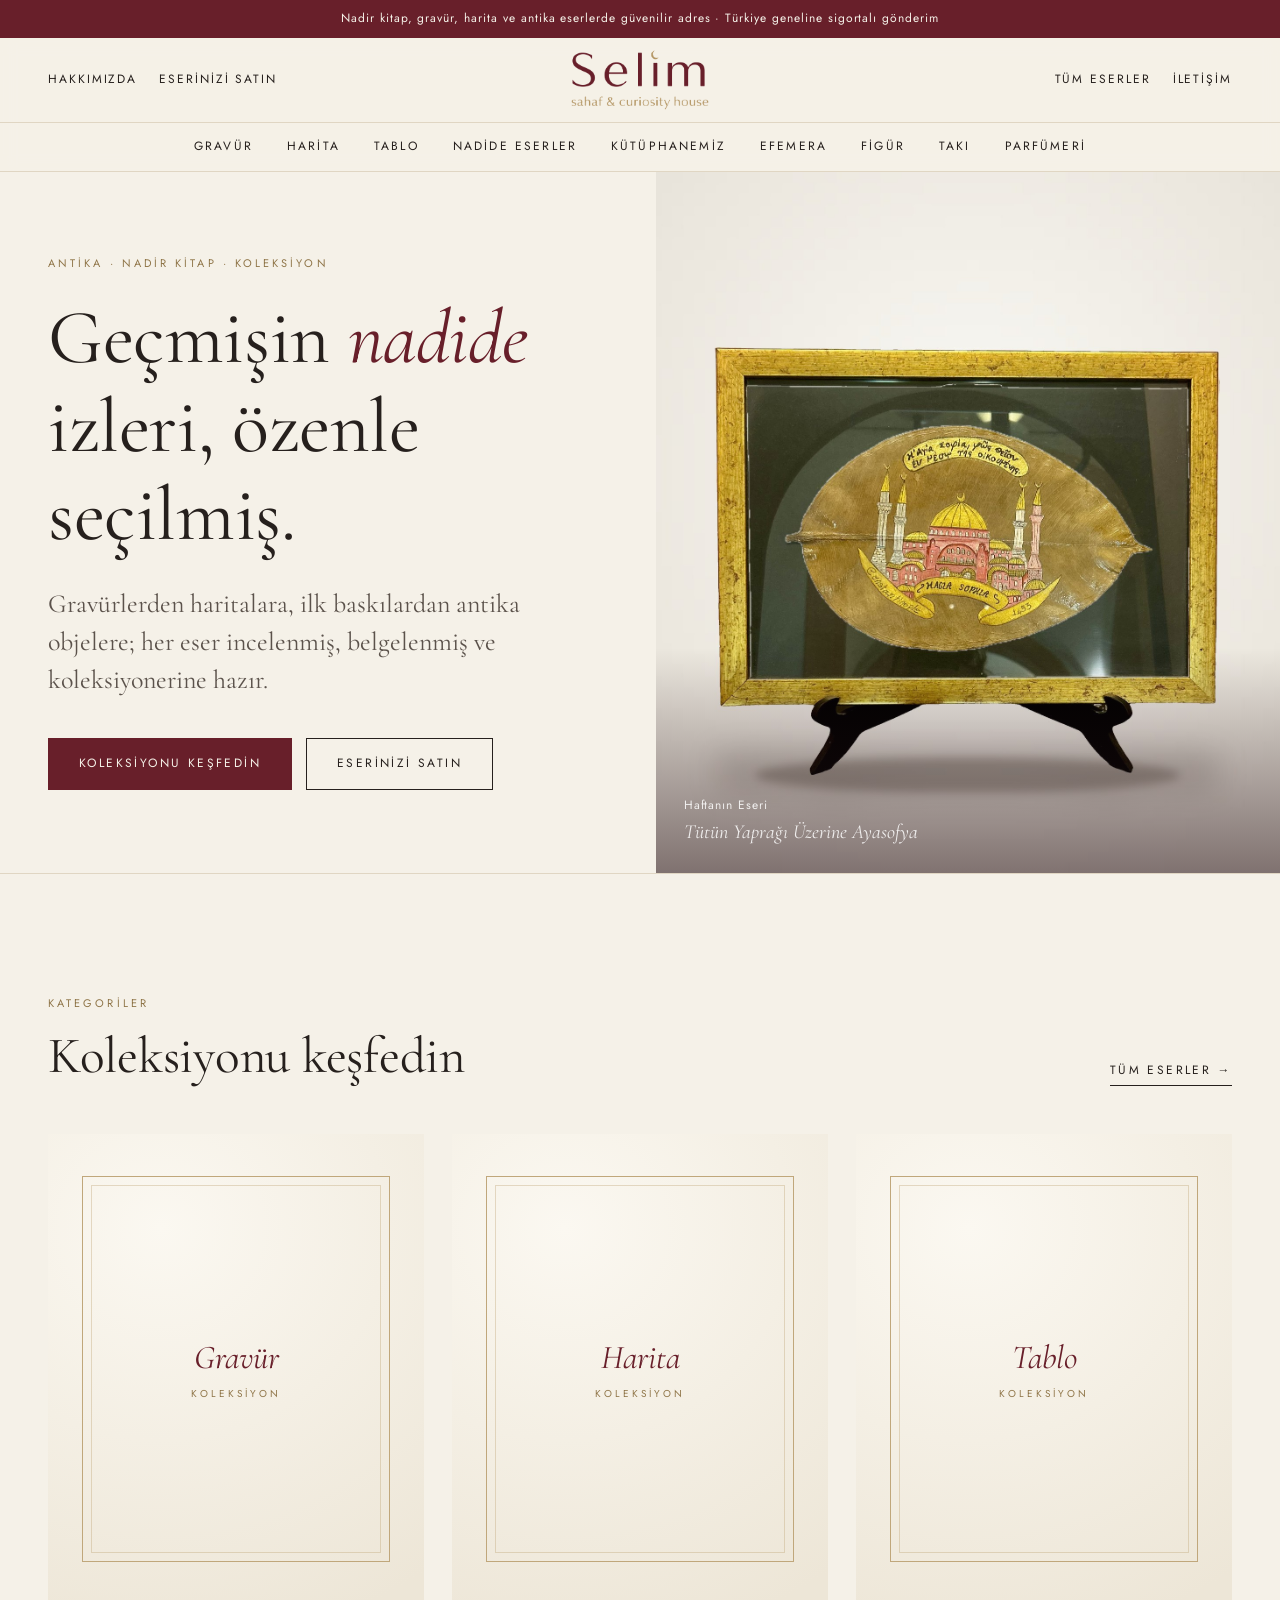
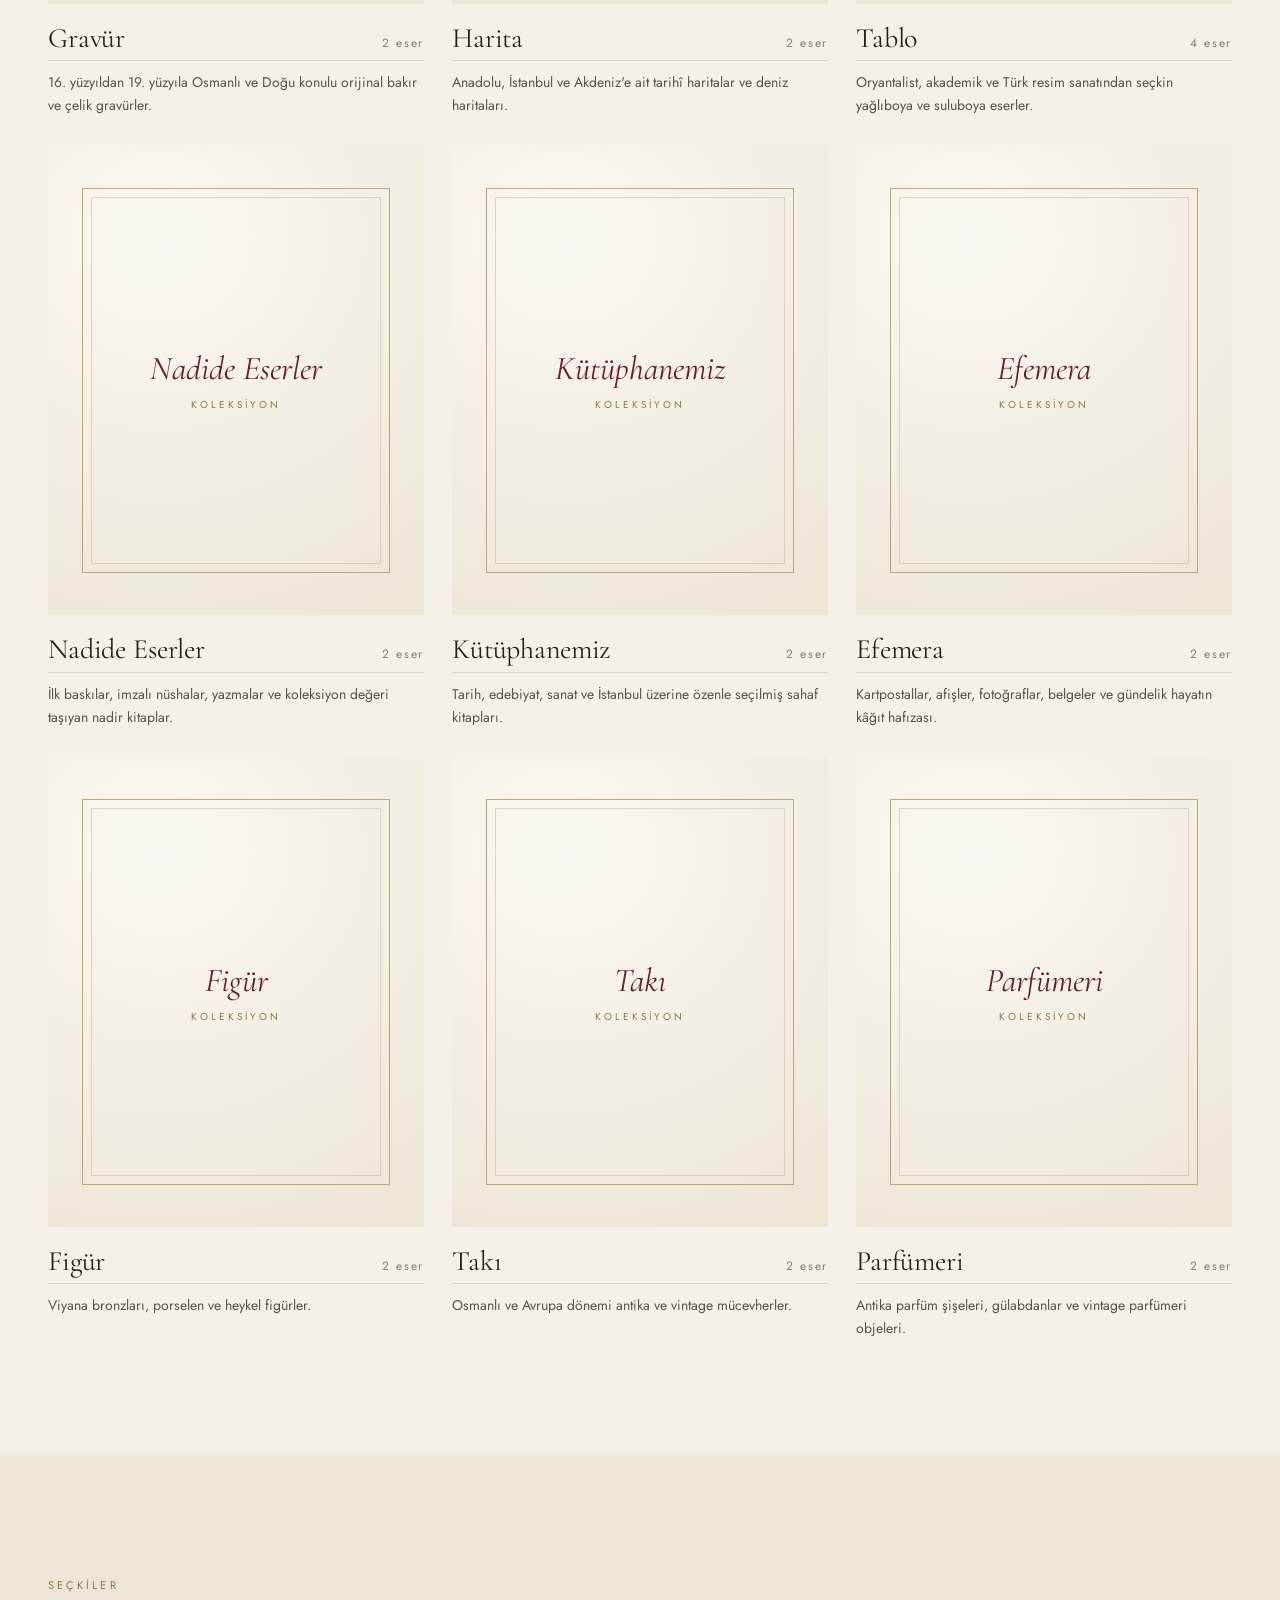
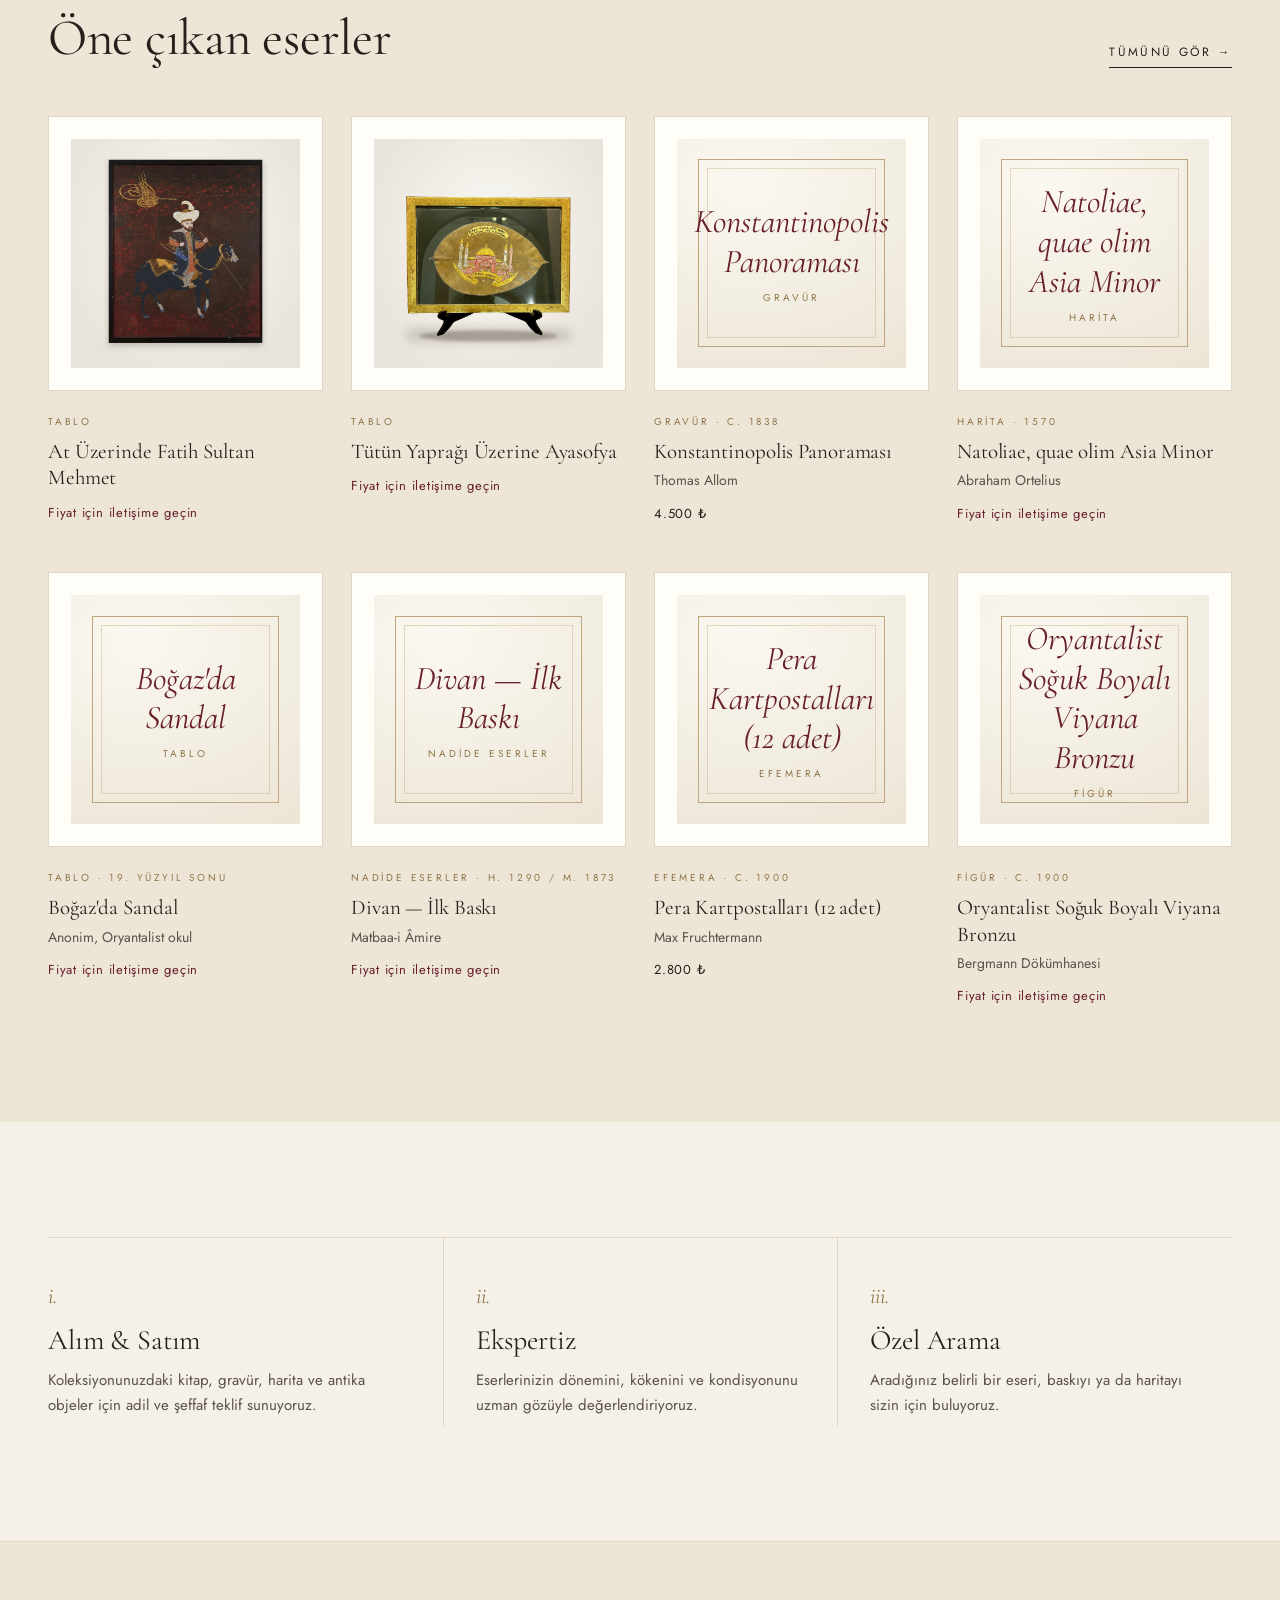
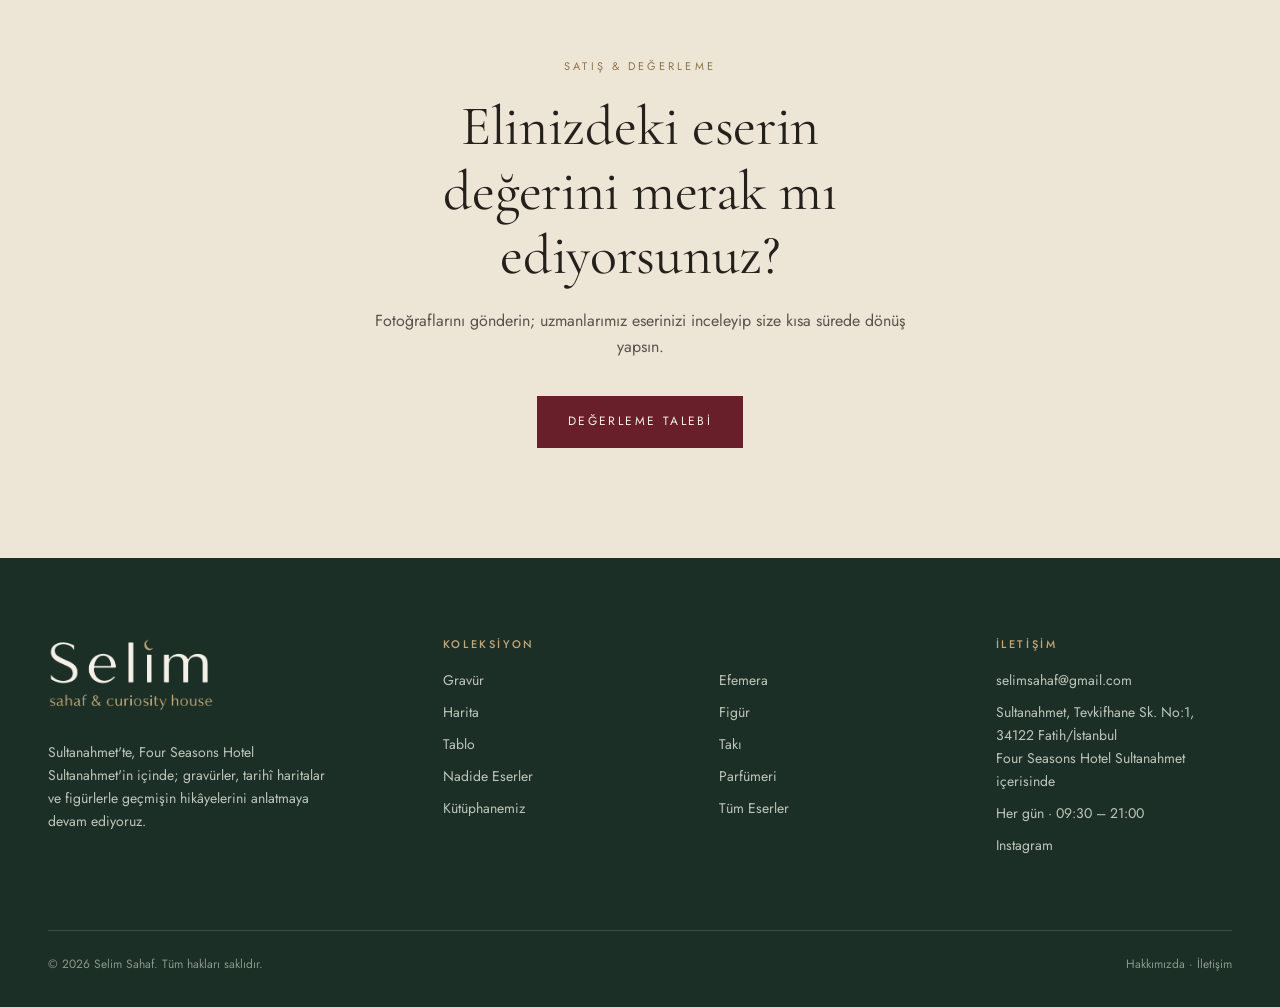
<file: index.html>
<!doctype html>
<html lang="tr">
<head>
  <meta charset="utf-8">
  <meta name="theme-color" content="#681f2a">
  <meta name="viewport" content="width=device-width, initial-scale=1">
  <link rel="preconnect" href="https://fonts.googleapis.com">
  <link rel="preconnect" href="https://fonts.gstatic.com" crossorigin>
  <link href="https://fonts.googleapis.com/css2?family=Cormorant+Garamond:ital,wght@0,400;0,500;1,400&family=Jost:wght@300;400;500&display=swap" rel="stylesheet">
  <link rel="stylesheet" href="assets/css/style.css?v=9">
  <link rel="canonical" href="https://selimsahaf.com/">
  <meta property="og:url" content="https://selimsahaf.com/">
  <meta property="og:title" content="Selim Sahaf — Sahaf &amp; Curiosity House">
  <meta property="og:description" content="Gravür, harita, tablo, nadide eserler, efemera, figür, takı ve parfümeri koleksiyonu.">
  <meta property="og:site_name" content="Selim Sahaf">
  <meta property="og:type" content="website">
  <meta property="og:locale" content="tr_TR">
  <meta property="og:image" content="https://selimsahaf.com/assets/img/paylasim.jpg">
  <meta property="og:image:width" content="1200">
  <meta property="og:image:height" content="630">
  <meta name="twitter:card" content="summary_large_image">
  <link rel="icon" href="assets/img/favicon.svg" type="image/svg+xml">
  <title>Selim Sahaf — Antika, Nadir Kitap, Gravür ve Harita</title>
  <meta name="description" content="Selim Sahaf: gravür, harita, tablo, nadide eserler, efemera, figür, takı ve parfümeri koleksiyonu.">
</head>
<body data-page="anasayfa">
  <div id="site-header"></div>

  <main>
    <section class="hero">
      <div class="hero-text">
        <span class="eyebrow">Antika · Nadir Kitap · Koleksiyon</span>
        <h1>Geçmişin <em>nadide</em> izleri, özenle seçilmiş.</h1>
        <p class="lead">Gravürlerden haritalara, ilk baskılardan antika objelere; her eser incelenmiş, belgelenmiş ve koleksiyonerine hazır.</p>
        <div class="hero-actions">
          <a class="btn" href="tum-eserler.html">Koleksiyonu Keşfedin</a>
          <a class="btn btn-outline" href="iletisim.html#satis">Eserinizi Satın</a>
        </div>
      </div>
      <div class="hero-visual" id="hero-visual"></div>
    </section>

    <section class="section">
      <div class="wrap">
        <div class="section-head">
          <div>
            <span class="eyebrow">Kategoriler</span>
            <h2>Koleksiyonu keşfedin</h2>
          </div>
          <a class="link-arrow" href="tum-eserler.html">Tüm eserler →</a>
        </div>
        <div class="cat-grid" id="kategori-grid"></div>
      </div>
    </section>

    <section class="section section-alt">
      <div class="wrap">
        <div class="section-head">
          <div>
            <span class="eyebrow">Seçkiler</span>
            <h2>Öne çıkan eserler</h2>
          </div>
          <a class="link-arrow" href="tum-eserler.html">Tümünü gör →</a>
        </div>
        <div class="item-grid" id="onecikan-grid"></div>
      </div>
    </section>

    <section class="section">
      <div class="wrap">
        <div class="services">
          <div class="service">
            <span class="num">i.</span>
            <h3>Alım &amp; Satım</h3>
            <p>Koleksiyonunuzdaki kitap, gravür, harita ve antika objeler için adil ve şeffaf teklif sunuyoruz.</p>
          </div>
          <div class="service">
            <span class="num">ii.</span>
            <h3>Ekspertiz</h3>
            <p>Eserlerinizin dönemini, kökenini ve kondisyonunu uzman gözüyle değerlendiriyoruz.</p>
          </div>
          <div class="service">
            <span class="num">iii.</span>
            <h3>Özel Arama</h3>
            <p>Aradığınız belirli bir eseri, baskıyı ya da haritayı sizin için buluyoruz.</p>
          </div>
        </div>
      </div>
    </section>

    <section class="cta-band">
      <span class="eyebrow">Satış &amp; Değerleme</span>
      <h2>Elinizdeki eserin değerini merak mı ediyorsunuz?</h2>
      <p>Fotoğraflarını gönderin; uzmanlarımız eserinizi inceleyip size kısa sürede dönüş yapsın.</p>
      <a class="btn" href="iletisim.html#satis">Değerleme Talebi</a>
    </section>
  </main>

  <div id="site-footer"></div>
  <script src="assets/js/data.js?v=9"></script>
  <script src="assets/js/main.js?v=9"></script>
</body>
</html>
</file>
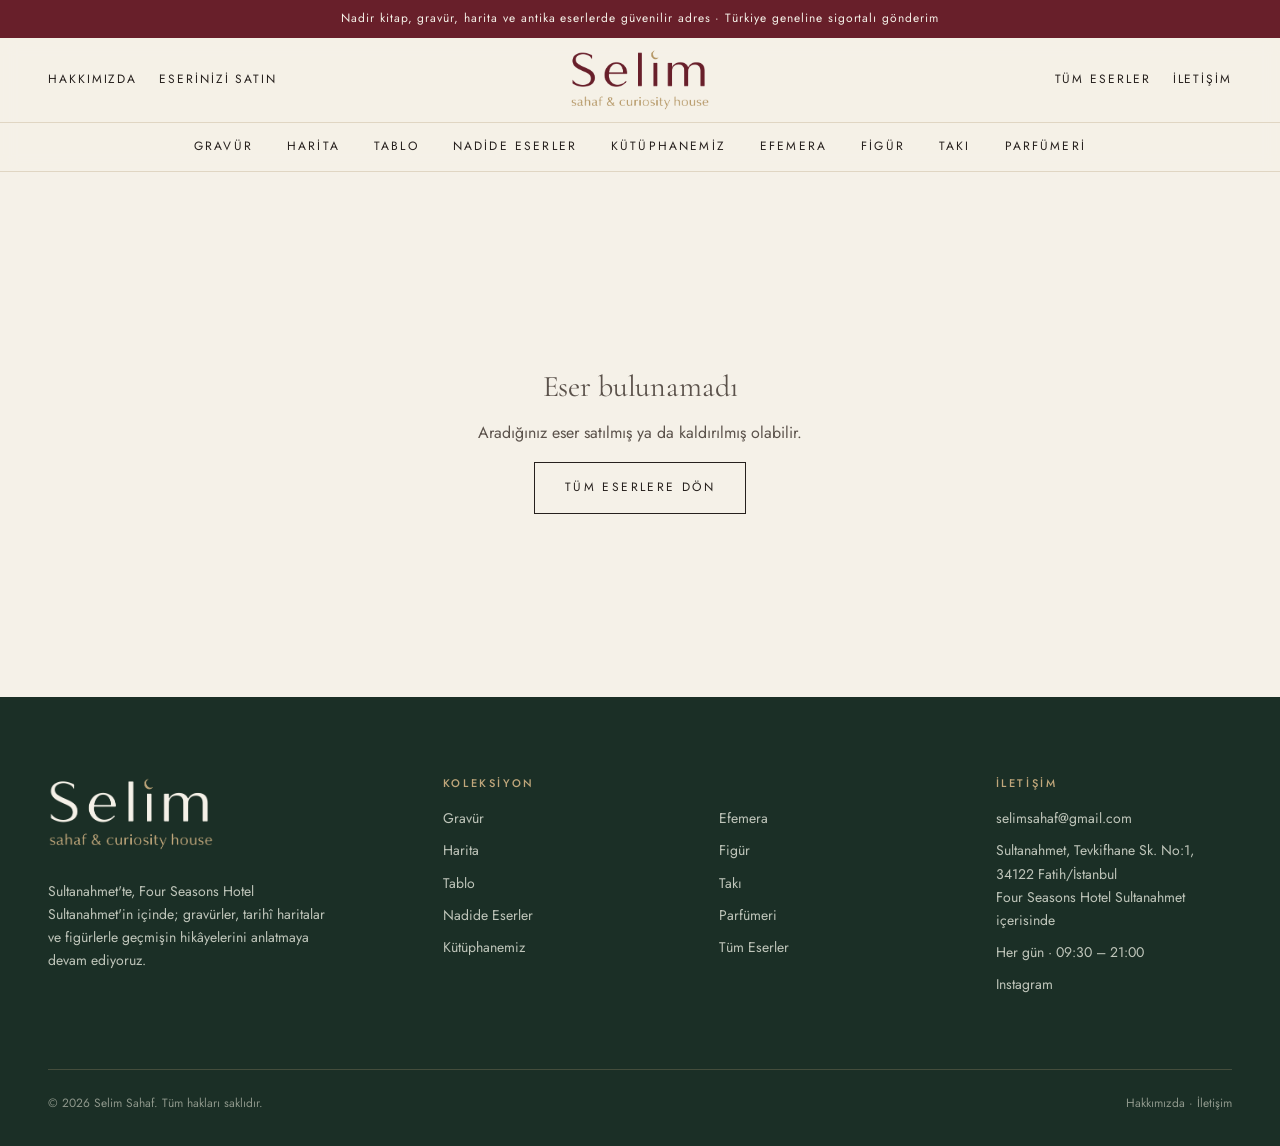
<file: eser.html>
<!doctype html>
<html lang="tr">
<head>
  <meta charset="utf-8">
  <meta name="theme-color" content="#681f2a">
  <meta name="viewport" content="width=device-width, initial-scale=1">
  <link rel="preconnect" href="https://fonts.googleapis.com">
  <link rel="preconnect" href="https://fonts.gstatic.com" crossorigin>
  <link href="https://fonts.googleapis.com/css2?family=Cormorant+Garamond:ital,wght@0,400;0,500;1,400&family=Jost:wght@300;400;500&display=swap" rel="stylesheet">
  <link rel="stylesheet" href="assets/css/style.css?v=9">
  <meta property="og:site_name" content="Selim Sahaf">
  <meta property="og:type" content="website">
  <meta property="og:locale" content="tr_TR">
  <meta property="og:image" content="https://selimsahaf.com/assets/img/paylasim.jpg">
  <meta property="og:image:width" content="1200">
  <meta property="og:image:height" content="630">
  <meta name="twitter:card" content="summary_large_image">
  <link rel="icon" href="assets/img/favicon.svg" type="image/svg+xml">
  <title>Eser — Selim Sahaf</title>
</head>
<body data-page="eser">
  <div id="site-header"></div>

  <main class="wrap">
    <div class="breadcrumb" id="eser-crumb" style="padding-top:32px"></div>
    <section class="detail" id="eser-detay"></section>

    <section id="benzer" hidden style="padding-bottom: clamp(64px, 9vw, 120px); border-top:1px solid var(--line); padding-top: clamp(48px, 6vw, 80px)">
      <div class="section-head">
        <div>
          <span class="eyebrow">Aynı kategoriden</span>
          <h2>Benzer eserler</h2>
        </div>
        <a class="link-arrow" id="benzer-link" href="#">Kategoriyi gör →</a>
      </div>
      <div class="item-grid" id="benzer-grid"></div>
    </section>
  </main>

  <div id="site-footer"></div>
  <script src="assets/js/data.js?v=9"></script>
  <script src="assets/js/main.js?v=9"></script>
</body>
</html>
</file>
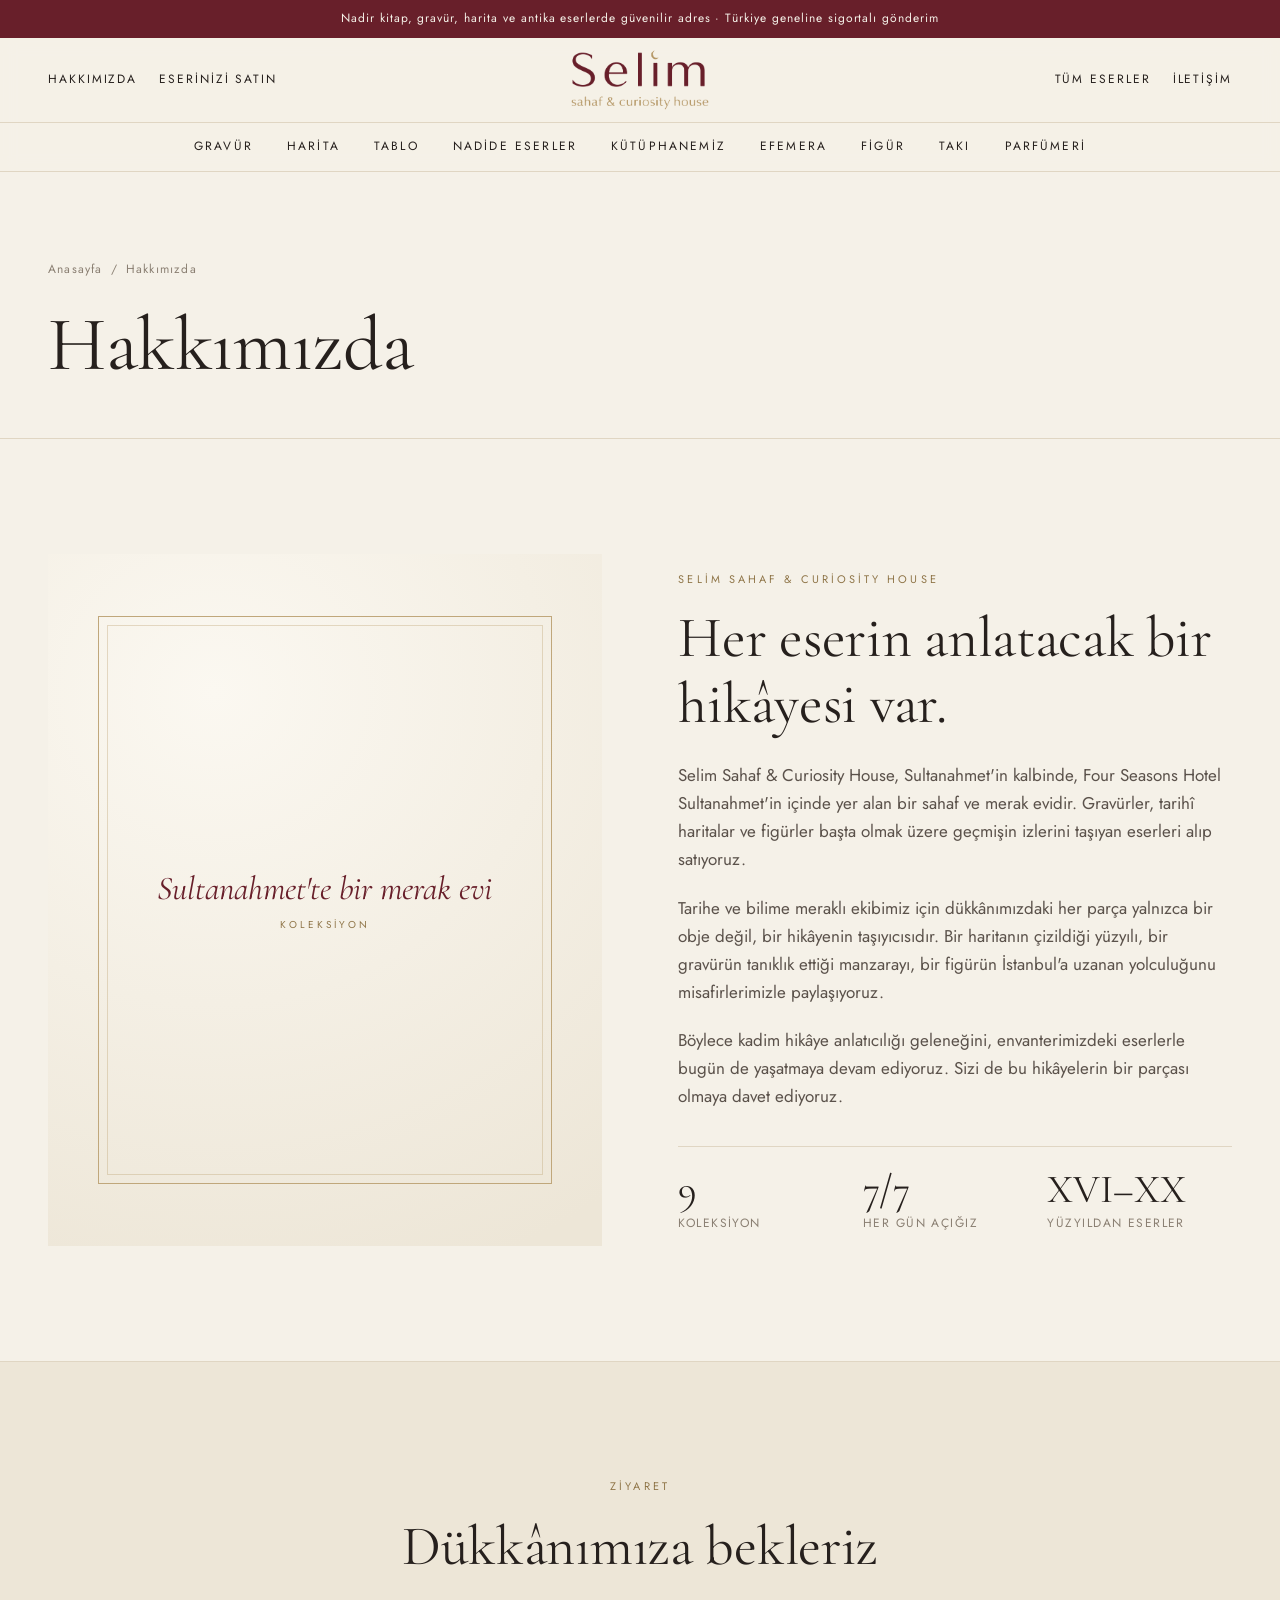
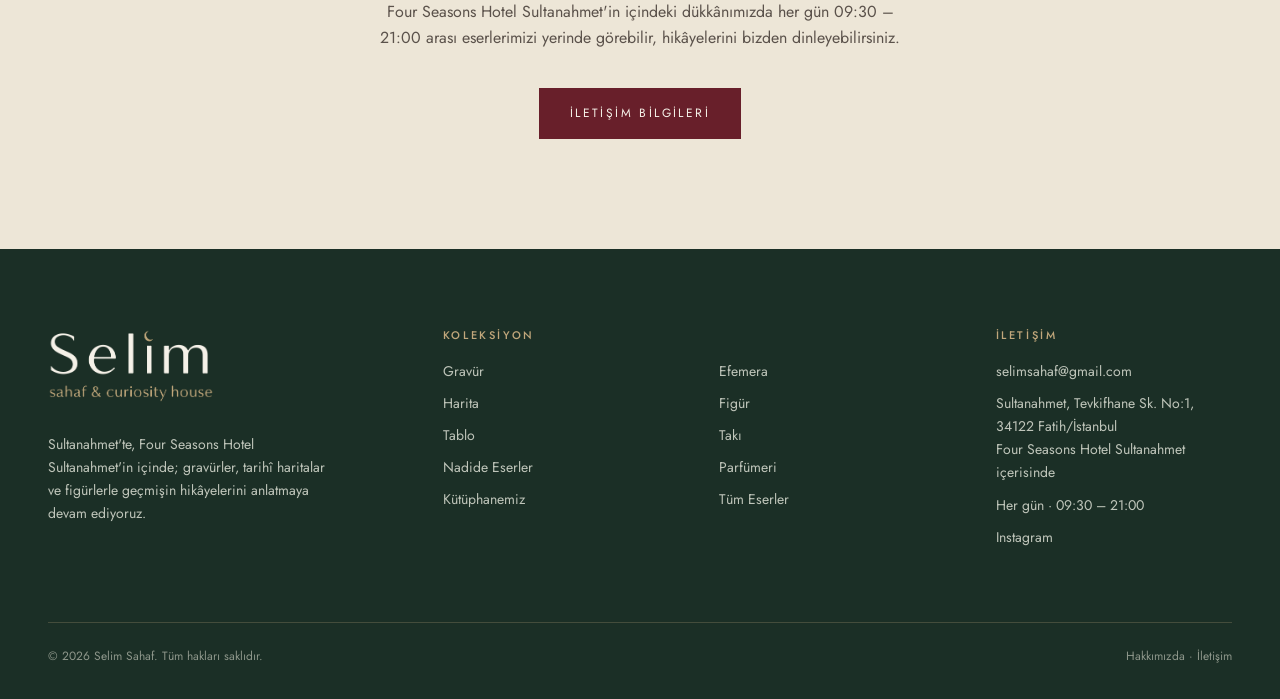
<file: hakkimizda.html>
<!doctype html>
<html lang="tr">
<head>
  <meta charset="utf-8">
  <meta name="theme-color" content="#681f2a">
  <meta name="viewport" content="width=device-width, initial-scale=1">
  <link rel="preconnect" href="https://fonts.googleapis.com">
  <link rel="preconnect" href="https://fonts.gstatic.com" crossorigin>
  <link href="https://fonts.googleapis.com/css2?family=Cormorant+Garamond:ital,wght@0,400;0,500;1,400&family=Jost:wght@300;400;500&display=swap" rel="stylesheet">
  <link rel="stylesheet" href="assets/css/style.css?v=9">
  <meta property="og:site_name" content="Selim Sahaf">
  <meta property="og:type" content="website">
  <meta property="og:locale" content="tr_TR">
  <meta property="og:image" content="https://selimsahaf.com/assets/img/paylasim.jpg">
  <meta property="og:image:width" content="1200">
  <meta property="og:image:height" content="630">
  <meta name="twitter:card" content="summary_large_image">
  <link rel="icon" href="assets/img/favicon.svg" type="image/svg+xml">
  <title>Hakkımızda — Selim Sahaf</title>
  <meta name="description" content="Selim Sahaf & Curiosity House: Four Seasons Hotel Sultanahmet içinde gravür, tarihî harita ve figür alıp satan sahaf ve merak evi.">
</head>
<body data-page="hakkimizda">
  <div id="site-header"></div>

  <main>
    <section class="page-head">
      <div class="wrap">
        <div class="breadcrumb"><a href="index.html">Anasayfa</a><span>/</span>Hakkımızda</div>
        <h1>Hakkımızda</h1>
      </div>
    </section>

    <section class="section">
      <div class="wrap intro">
        <div id="hakkimizda-gorsel"></div>
        <div>
          <span class="eyebrow">Selim Sahaf &amp; Curiosity House</span>
          <h2>Her eserin anlatacak bir hikâyesi var.</h2>
          <div class="prose">
            <p>Selim Sahaf &amp; Curiosity House, Sultanahmet'in kalbinde, Four Seasons Hotel Sultanahmet'in içinde yer alan bir sahaf ve merak evidir. Gravürler, tarihî haritalar ve figürler başta olmak üzere geçmişin izlerini taşıyan eserleri alıp satıyoruz.</p>
            <p>Tarihe ve bilime meraklı ekibimiz için dükkânımızdaki her parça yalnızca bir obje değil, bir hikâyenin taşıyıcısıdır. Bir haritanın çizildiği yüzyılı, bir gravürün tanıklık ettiği manzarayı, bir figürün İstanbul'a uzanan yolculuğunu misafirlerimizle paylaşıyoruz.</p>
            <p>Böylece kadim hikâye anlatıcılığı geleneğini, envanterimizdeki eserlerle bugün de yaşatmaya devam ediyoruz. Sizi de bu hikâyelerin bir parçası olmaya davet ediyoruz.</p>
          </div>
          <div class="stats">
            <div><strong>9</strong><span>Koleksiyon</span></div>
            <div><strong>7/7</strong><span>Her gün açığız</span></div>
            <div><strong>XVI–XX</strong><span>Yüzyıldan eserler</span></div>
          </div>
        </div>
      </div>
    </section>

    <section class="cta-band">
      <span class="eyebrow">Ziyaret</span>
      <h2>Dükkânımıza bekleriz</h2>
      <p>Four Seasons Hotel Sultanahmet'in içindeki dükkânımızda her gün 09:30 – 21:00 arası eserlerimizi yerinde görebilir, hikâyelerini bizden dinleyebilirsiniz.</p>
      <a class="btn" href="iletisim.html">İletişim Bilgileri</a>
    </section>
  </main>

  <div id="site-footer"></div>
  <script src="assets/js/data.js?v=9"></script>
  <script src="assets/js/main.js?v=9"></script>
</body>
</html>
</file>
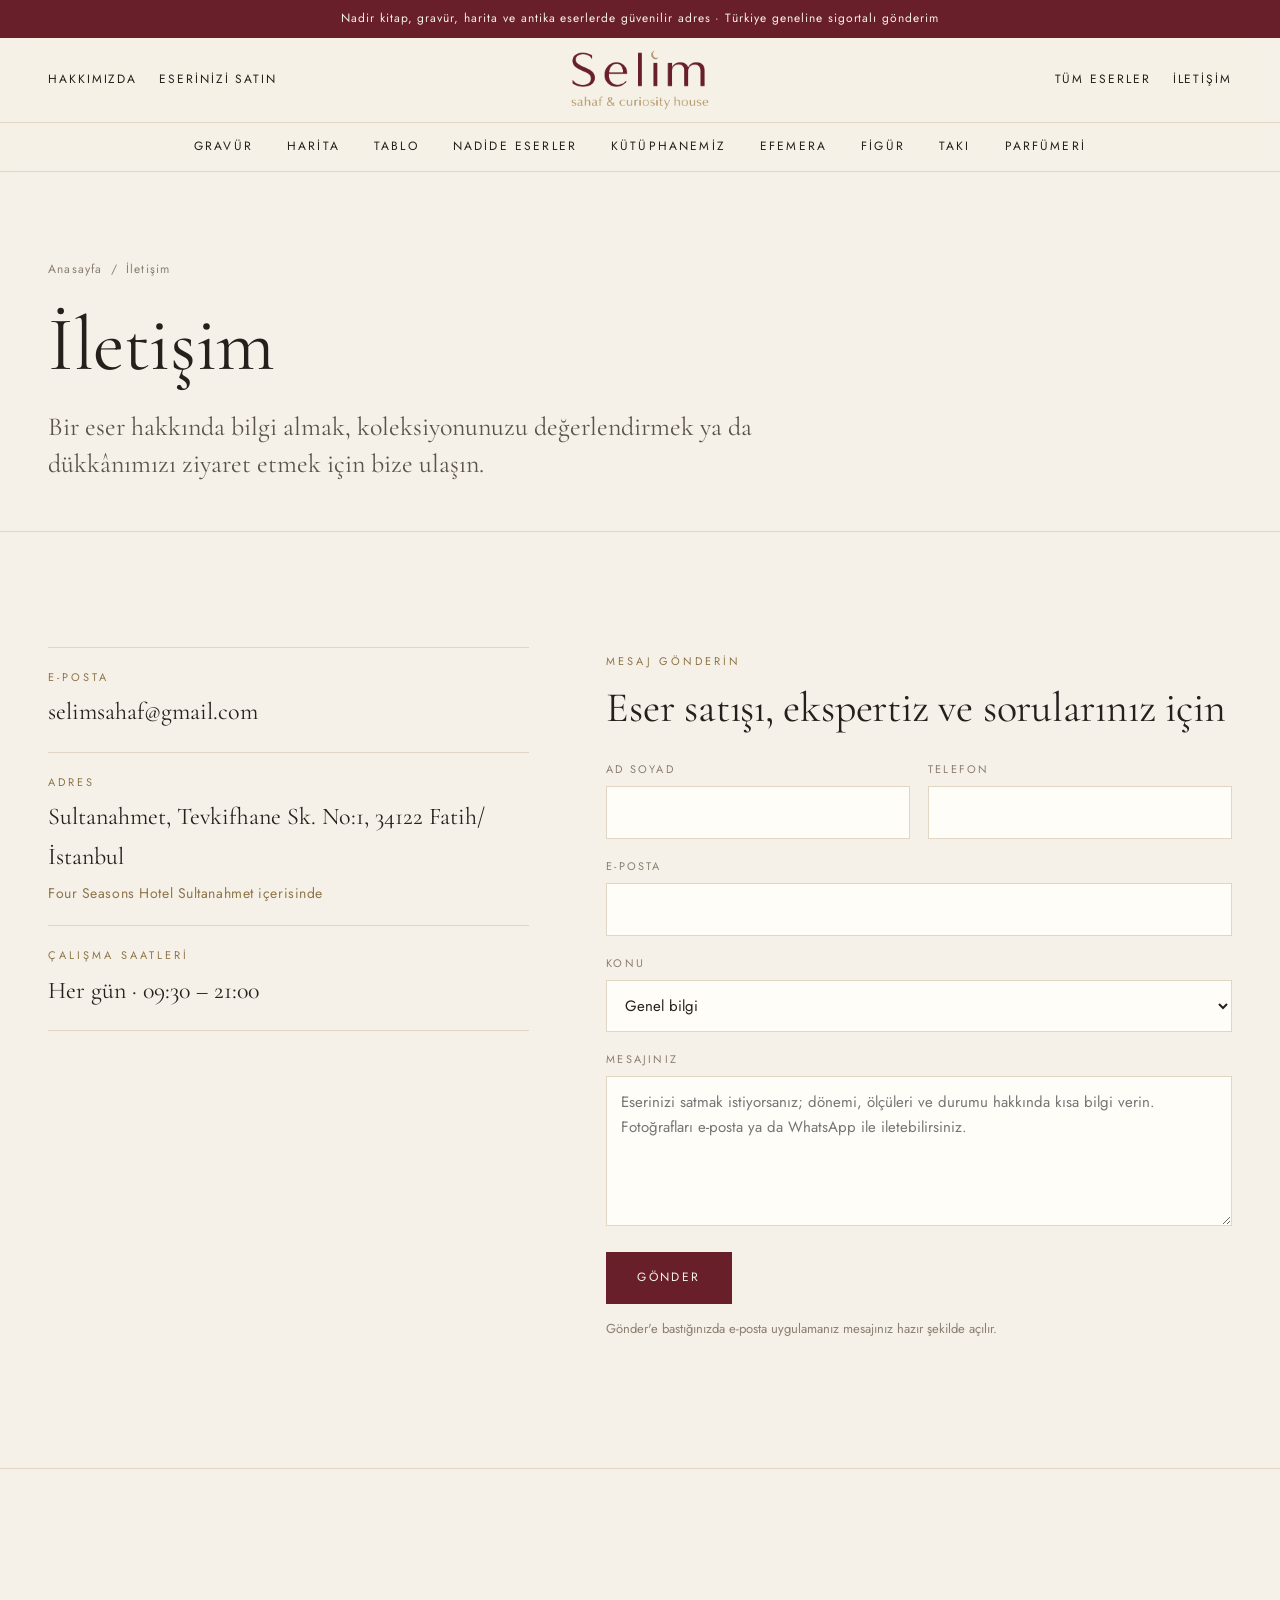
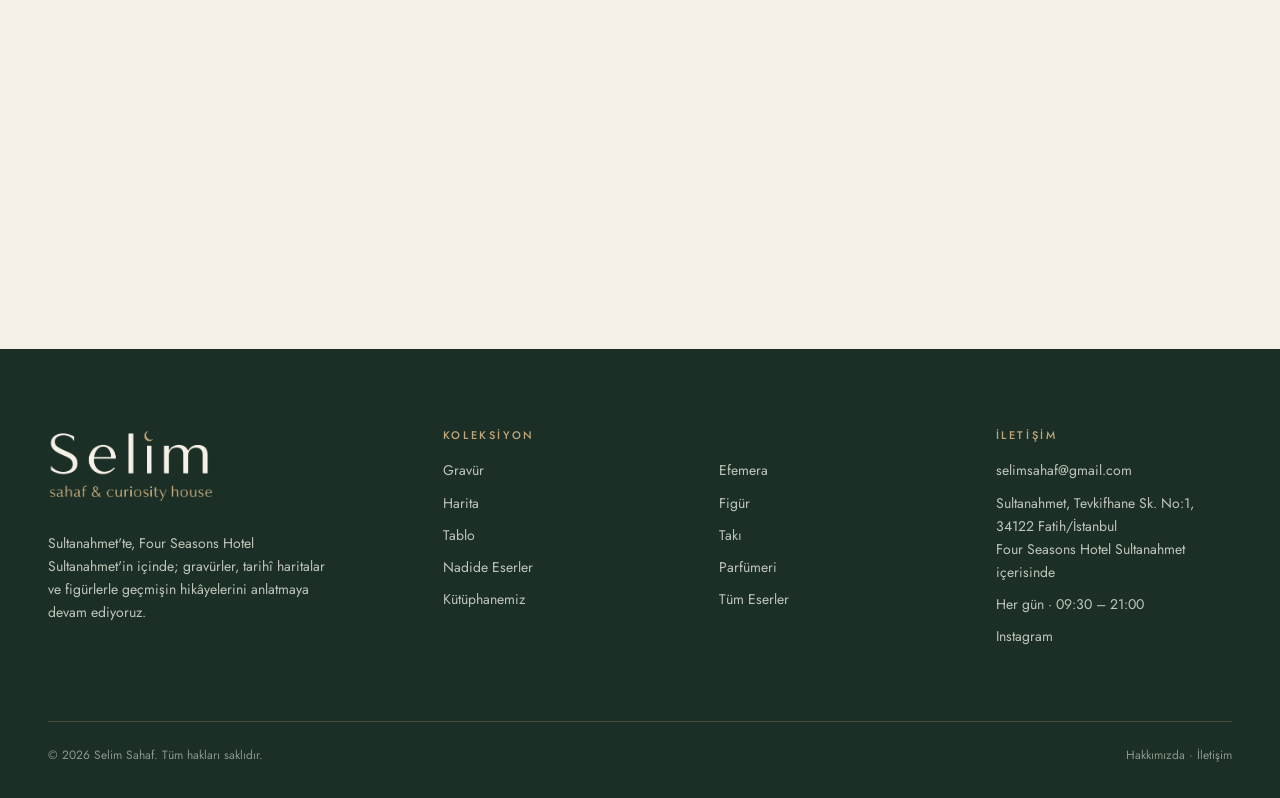
<file: iletisim.html>
<!doctype html>
<html lang="tr">
<head>
  <meta charset="utf-8">
  <meta name="theme-color" content="#681f2a">
  <meta name="viewport" content="width=device-width, initial-scale=1">
  <link rel="preconnect" href="https://fonts.googleapis.com">
  <link rel="preconnect" href="https://fonts.gstatic.com" crossorigin>
  <link href="https://fonts.googleapis.com/css2?family=Cormorant+Garamond:ital,wght@0,400;0,500;1,400&family=Jost:wght@300;400;500&display=swap" rel="stylesheet">
  <link rel="stylesheet" href="assets/css/style.css?v=9">
  <meta property="og:site_name" content="Selim Sahaf">
  <meta property="og:type" content="website">
  <meta property="og:locale" content="tr_TR">
  <meta property="og:image" content="https://selimsahaf.com/assets/img/paylasim.jpg">
  <meta property="og:image:width" content="1200">
  <meta property="og:image:height" content="630">
  <meta name="twitter:card" content="summary_large_image">
  <link rel="icon" href="assets/img/favicon.svg" type="image/svg+xml">
  <title>İletişim — Selim Sahaf</title>
</head>
<body data-page="iletisim">
  <div id="site-header"></div>

  <main>
    <section class="page-head">
      <div class="wrap">
        <div class="breadcrumb"><a href="index.html">Anasayfa</a><span>/</span>İletişim</div>
        <h1>İletişim</h1>
        <p class="lead">Bir eser hakkında bilgi almak, koleksiyonunuzu değerlendirmek ya da dükkânımızı ziyaret etmek için bize ulaşın.</p>
      </div>
    </section>

    <section class="section" id="satis">
      <div class="wrap two-col">
        <div>
          <ul class="contact-list" id="iletisim-listesi"></ul>
        </div>
        <div>
          <span class="eyebrow">Mesaj Gönderin</span>
          <h2 style="font-size: clamp(30px,3.4vw,42px); margin: 10px 0 28px">Eser satışı, ekspertiz ve sorularınız için</h2>
          <form id="iletisim-formu" class="form-grid">
            <div class="field"><label for="ad">Ad Soyad</label><input id="ad" name="ad" required></div>
            <div class="field"><label for="telefon">Telefon</label><input id="telefon" name="telefon" type="tel"></div>
            <div class="field full"><label for="eposta">E-posta</label><input id="eposta" name="eposta" type="email" required></div>
            <div class="field full"><label for="konu">Konu</label><select id="konu" name="konu"></select></div>
            <div class="field full"><label for="mesaj">Mesajınız</label><textarea id="mesaj" name="mesaj" required placeholder="Eserinizi satmak istiyorsanız; dönemi, ölçüleri ve durumu hakkında kısa bilgi verin. Fotoğrafları e-posta ya da WhatsApp ile iletebilirsiniz."></textarea></div>
            <div class="full"><button class="btn" type="submit">Gönder</button>
              <p class="form-note">Gönder'e bastığınızda e-posta uygulamanız mesajınız hazır şekilde açılır.</p></div>
          </form>
        </div>
      </div>
    </section>

    <section class="map-wrap">
      <iframe id="harita" title="Selim Sahaf konumu" loading="lazy" referrerpolicy="no-referrer-when-downgrade"></iframe>
    </section>
  </main>

  <div id="site-footer"></div>
  <script src="assets/js/data.js?v=9"></script>
  <script src="assets/js/main.js?v=9"></script>
</body>
</html>
</file>
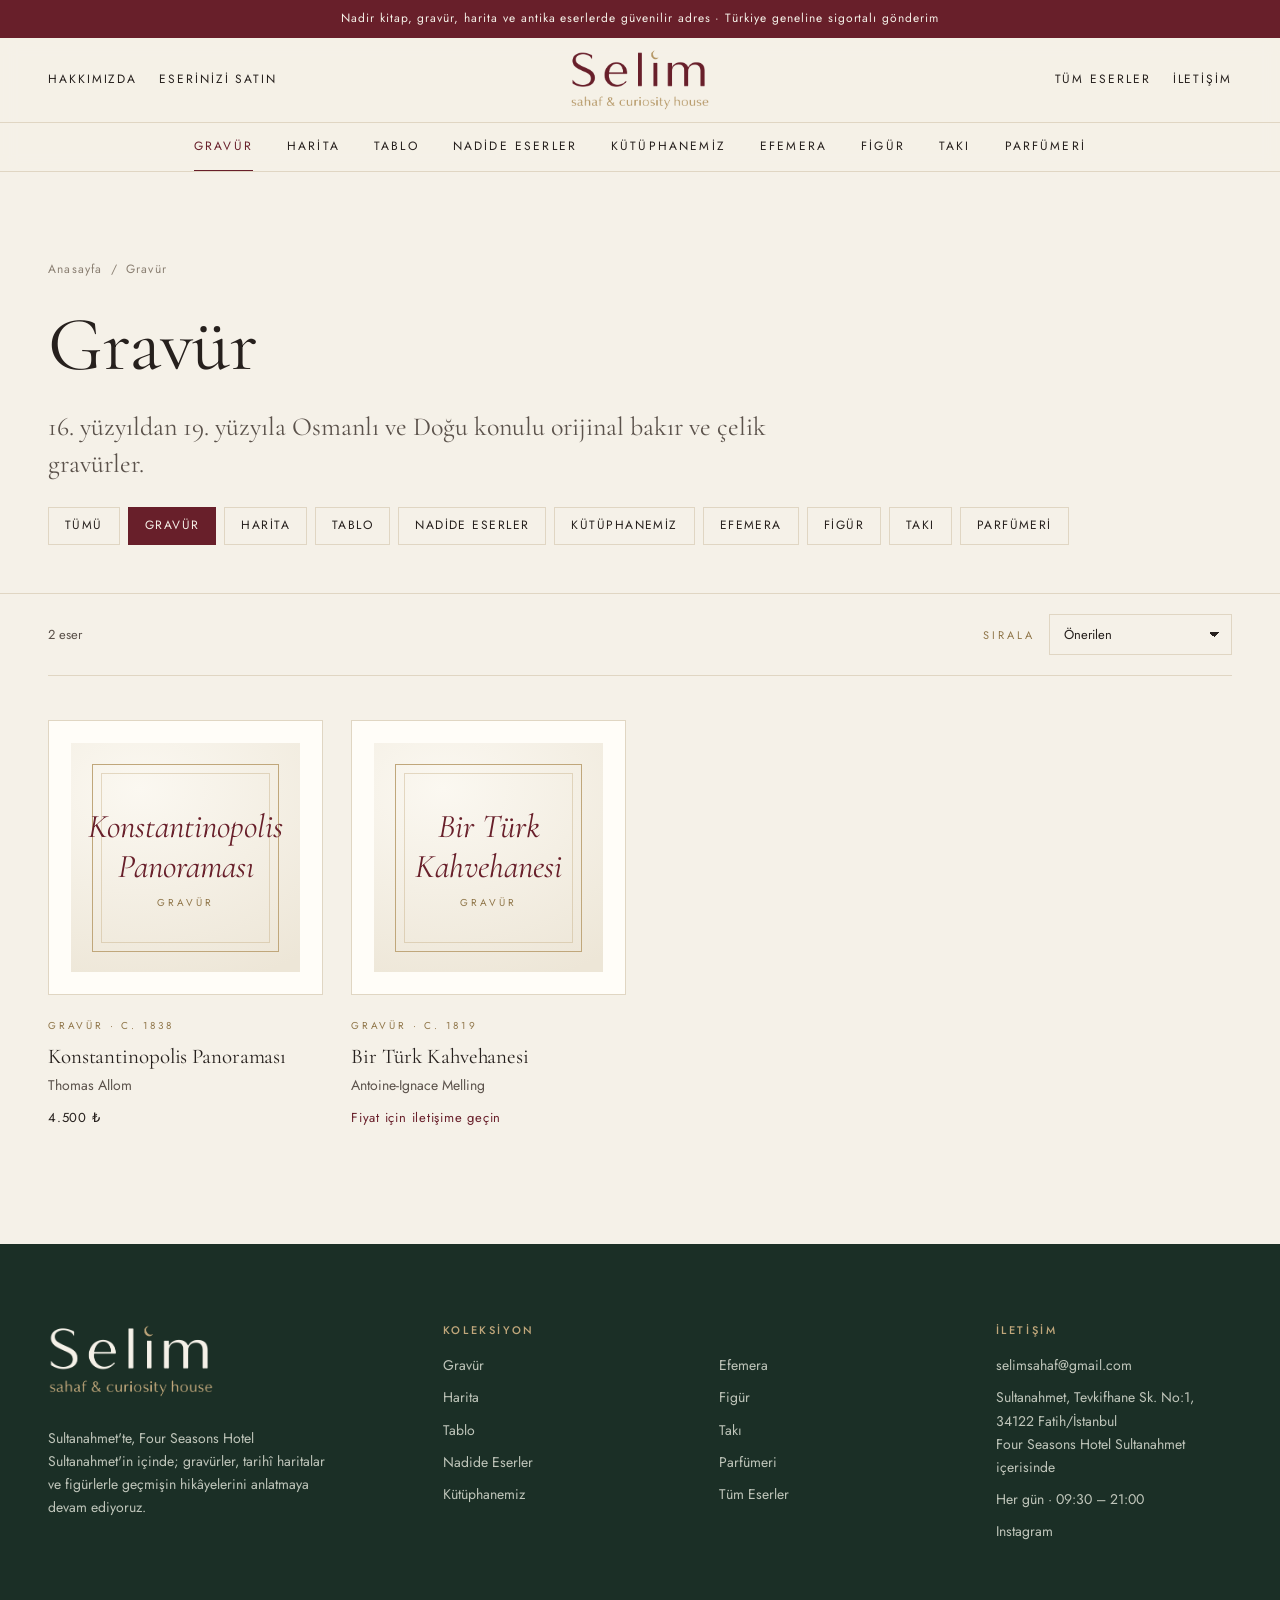
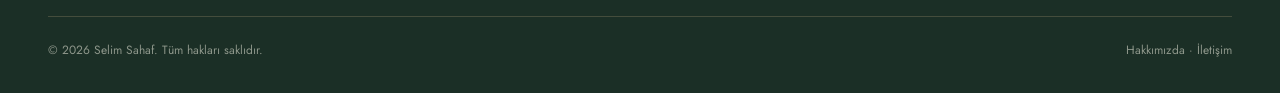
<file: kategori.html>
<!doctype html>
<html lang="tr">
<head>
  <meta charset="utf-8">
  <meta name="theme-color" content="#681f2a">
  <meta name="viewport" content="width=device-width, initial-scale=1">
  <link rel="preconnect" href="https://fonts.googleapis.com">
  <link rel="preconnect" href="https://fonts.gstatic.com" crossorigin>
  <link href="https://fonts.googleapis.com/css2?family=Cormorant+Garamond:ital,wght@0,400;0,500;1,400&family=Jost:wght@300;400;500&display=swap" rel="stylesheet">
  <link rel="stylesheet" href="assets/css/style.css?v=9">
  <meta property="og:site_name" content="Selim Sahaf">
  <meta property="og:type" content="website">
  <meta property="og:locale" content="tr_TR">
  <meta property="og:image" content="https://selimsahaf.com/assets/img/paylasim.jpg">
  <meta property="og:image:width" content="1200">
  <meta property="og:image:height" content="630">
  <meta name="twitter:card" content="summary_large_image">
  <link rel="icon" href="assets/img/favicon.svg" type="image/svg+xml">
  <title>Kategori — Selim Sahaf</title>
</head>
<body data-page="kategori">
  <div id="site-header"></div>

  <main>
    <section class="page-head">
      <div class="wrap">
        <div class="breadcrumb"><a href="index.html">Anasayfa</a><span>/</span><span id="kat-crumb" style="margin:0"></span></div>
        <h1 id="kat-baslik"></h1>
        <p class="lead" id="kat-aciklama"></p>
        <div class="cat-pills" id="kat-pills"></div>
      </div>
    </section>

    <section class="wrap" style="padding-bottom: clamp(64px, 9vw, 120px)">
      <div class="toolbar">
        <span id="kat-sayi"></span>
        <label>
          <span class="eyebrow" style="margin-right:10px">Sırala</span>
          <select id="siralama" aria-label="Sıralama">
            <option value="onerilen">Önerilen</option>
            <option value="fiyat-artan">Fiyat: Düşükten yükseğe</option>
            <option value="fiyat-azalan">Fiyat: Yüksekten düşüğe</option>
            <option value="ad">Ada göre (A–Z)</option>
          </select>
        </label>
      </div>
      <div class="item-grid" id="eser-grid"></div>
    </section>
  </main>

  <div id="site-footer"></div>
  <script src="assets/js/data.js?v=9"></script>
  <script src="assets/js/main.js?v=9"></script>
</body>
</html>
</file>
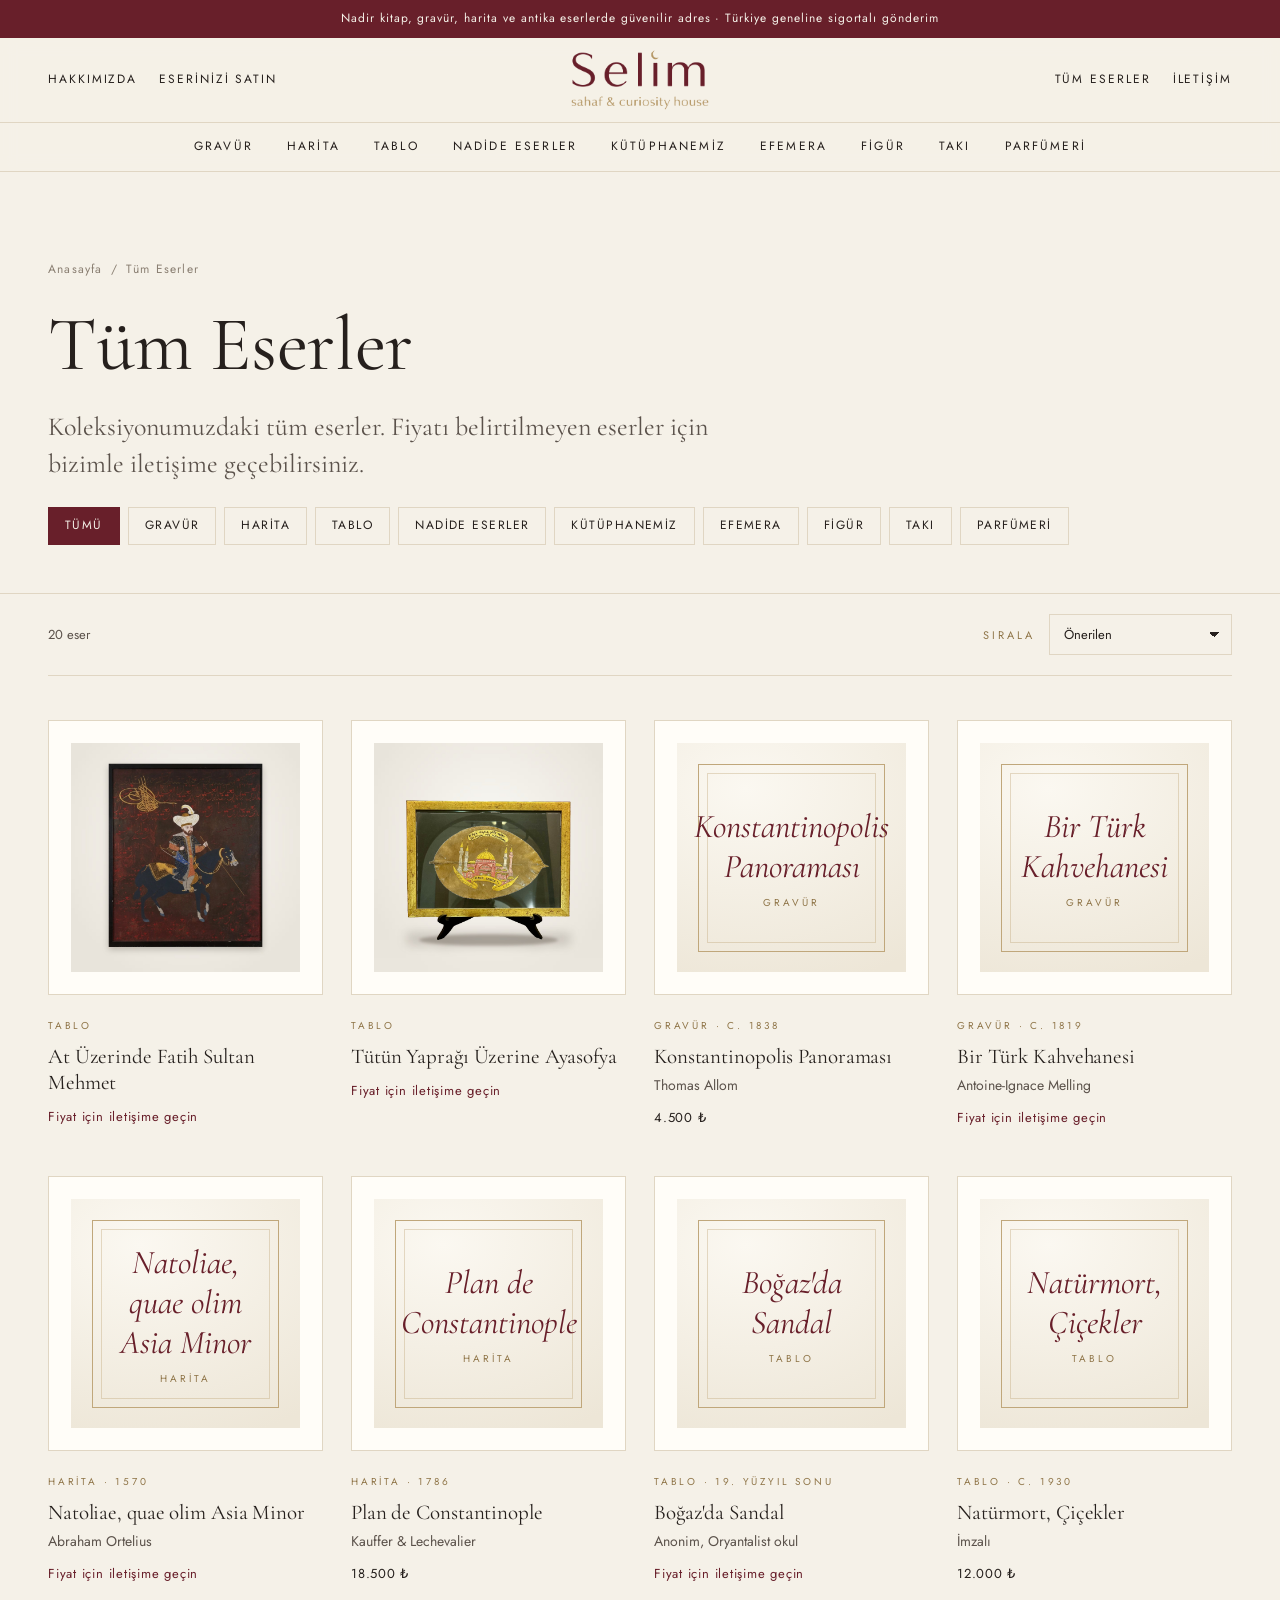
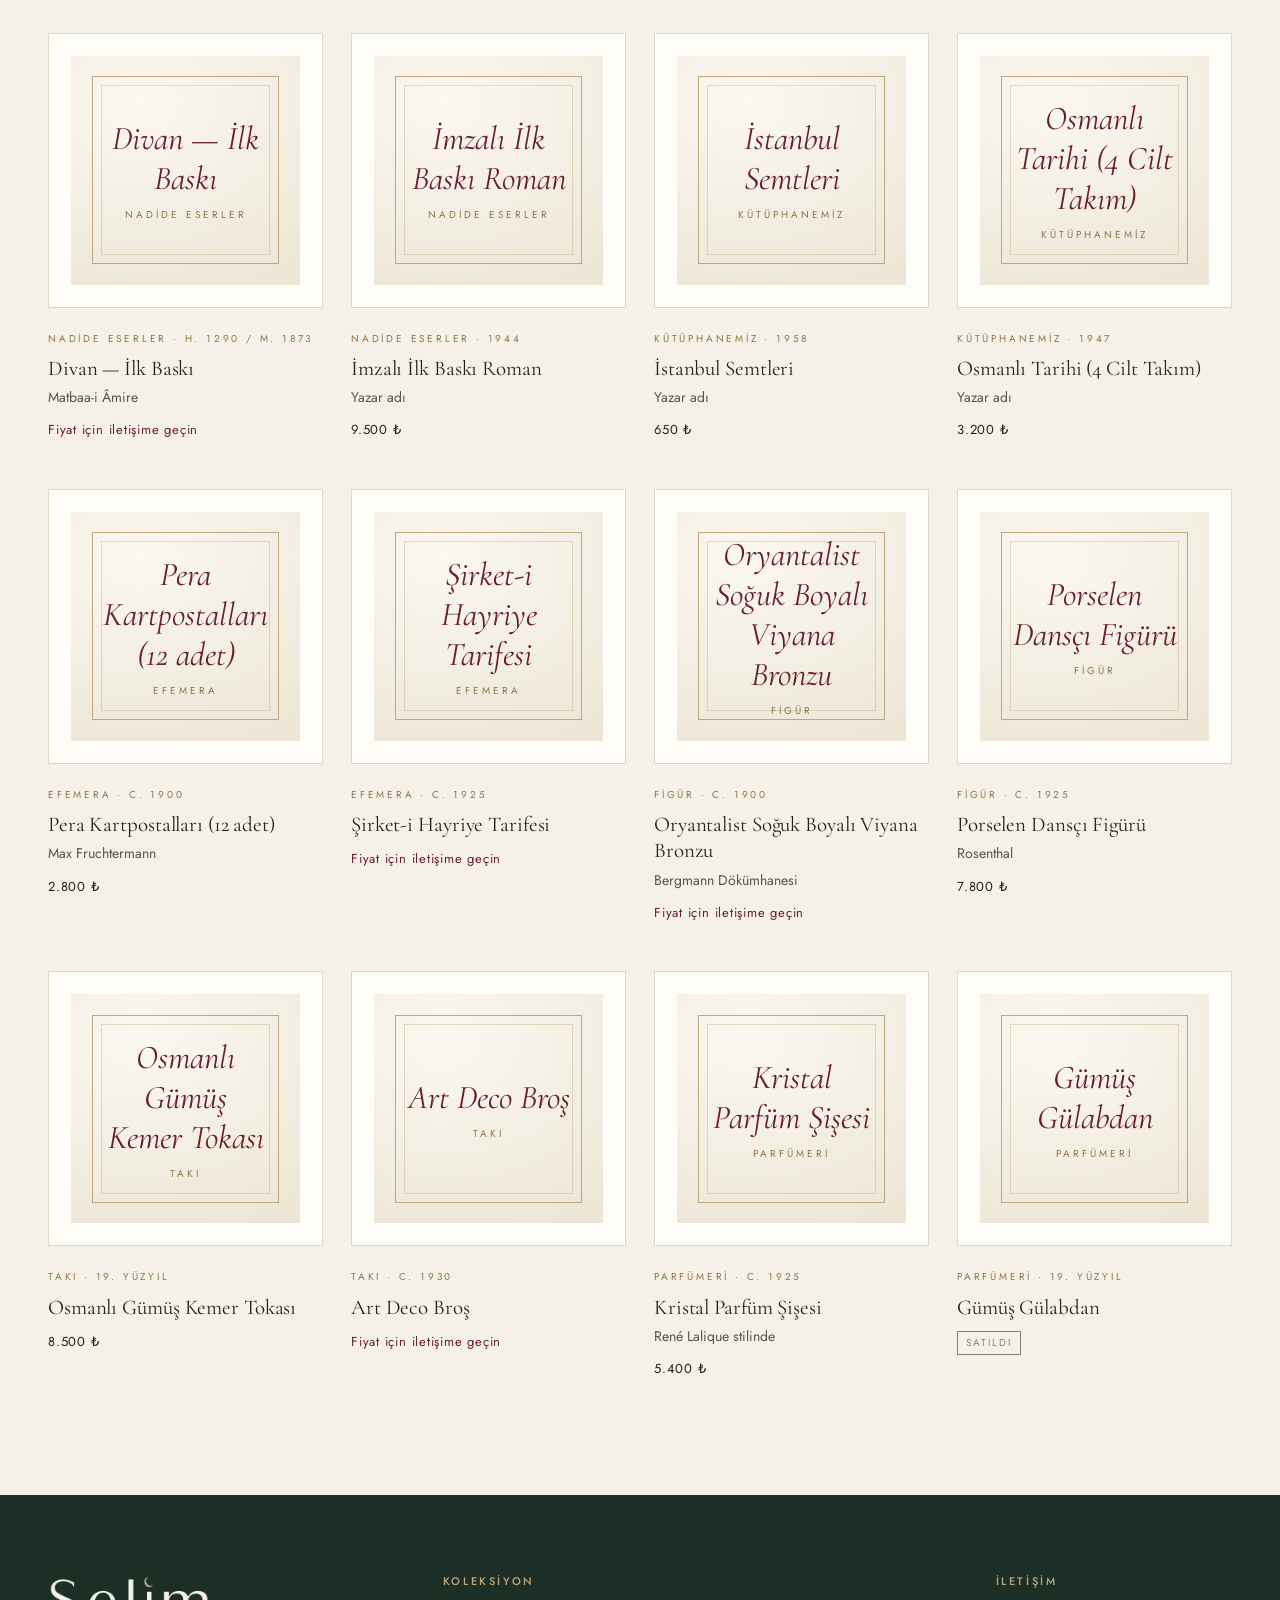
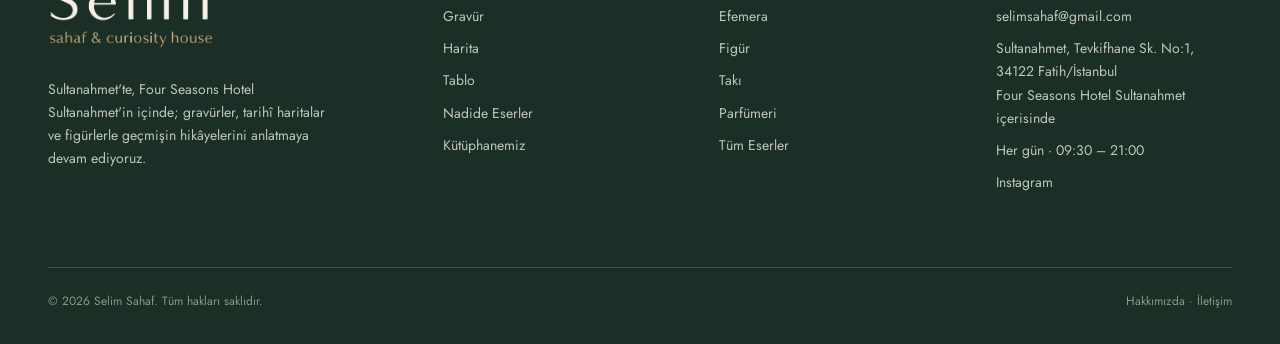
<file: tum-eserler.html>
<!doctype html>
<html lang="tr">
<head>
  <meta charset="utf-8">
  <meta name="theme-color" content="#681f2a">
  <meta name="viewport" content="width=device-width, initial-scale=1">
  <link rel="preconnect" href="https://fonts.googleapis.com">
  <link rel="preconnect" href="https://fonts.gstatic.com" crossorigin>
  <link href="https://fonts.googleapis.com/css2?family=Cormorant+Garamond:ital,wght@0,400;0,500;1,400&family=Jost:wght@300;400;500&display=swap" rel="stylesheet">
  <link rel="stylesheet" href="assets/css/style.css?v=9">
  <meta property="og:site_name" content="Selim Sahaf">
  <meta property="og:type" content="website">
  <meta property="og:locale" content="tr_TR">
  <meta property="og:image" content="https://selimsahaf.com/assets/img/paylasim.jpg">
  <meta property="og:image:width" content="1200">
  <meta property="og:image:height" content="630">
  <meta name="twitter:card" content="summary_large_image">
  <link rel="icon" href="assets/img/favicon.svg" type="image/svg+xml">
  <title>Tüm Eserler — Selim Sahaf</title>
</head>
<body data-page="tum-eserler">
  <div id="site-header"></div>

  <main>
    <section class="page-head">
      <div class="wrap">
        <div class="breadcrumb"><a href="index.html">Anasayfa</a><span>/</span>Tüm Eserler</div>
        <h1>Tüm Eserler</h1>
        <p class="lead">Koleksiyonumuzdaki tüm eserler. Fiyatı belirtilmeyen eserler için bizimle iletişime geçebilirsiniz.</p>
        <div class="cat-pills" id="kat-pills"></div>
      </div>
    </section>

    <section class="wrap" style="padding-bottom: clamp(64px, 9vw, 120px)">
      <div class="toolbar">
        <span id="kat-sayi"></span>
        <label>
          <span class="eyebrow" style="margin-right:10px">Sırala</span>
          <select id="siralama" aria-label="Sıralama">
            <option value="onerilen">Önerilen</option>
            <option value="fiyat-artan">Fiyat: Düşükten yükseğe</option>
            <option value="fiyat-azalan">Fiyat: Yüksekten düşüğe</option>
            <option value="ad">Ada göre (A–Z)</option>
          </select>
        </label>
      </div>
      <div class="item-grid" id="eser-grid"></div>
    </section>
  </main>

  <div id="site-footer"></div>
  <script src="assets/js/data.js?v=9"></script>
  <script src="assets/js/main.js?v=9"></script>
</body>
</html>
</file>
<file: assets/css/style.css>
/* ==========================================================
   Selim Sahaf — ana stil dosyası
   ========================================================== */

:root {
  /* Marka paleti */
  --cream: #f5f1e8;
  --green: #243d32;
  --gold: #c0a77b;
  --burgundy: #681f2a;

  /* Türetilmiş tonlar */
  --bg: var(--cream);
  --bg-alt: #ede6d7;
  --ink: #26201d;
  --ink-soft: #5b524b;
  --muted: #8a7f72;
  --line: #e0d6c3;
  --accent: var(--burgundy);
  --accent-dark: #4e1620;
  --gold-deep: #8f7548;
  --green-deep: #1b2f26;
  --white: #fffdf8;

  --serif: "Cormorant Garamond", "Times New Roman", serif;
  --sans: "Jost", "Helvetica Neue", Arial, sans-serif;

  --wrap: 1320px;
  --gutter: clamp(16px, 4vw, 48px);
}

*, *::before, *::after { box-sizing: border-box; }

html { scroll-behavior: smooth; }

body {
  margin: 0;
  background: var(--bg);
  color: var(--ink);
  font-family: var(--sans);
  font-weight: 400;
  font-size: 16px;
  line-height: 1.65;
  -webkit-font-smoothing: antialiased;
}

img { max-width: 100%; display: block; }
a { color: inherit; text-decoration: none; }
button { font: inherit; cursor: pointer; }

.wrap {
  max-width: var(--wrap);
  margin: 0 auto;
  padding: 0 var(--gutter);
}

/* ---------- Tipografi ---------- */

h1, h2, h3, h4 {
  font-family: var(--serif);
  font-weight: 400;
  line-height: 1.15;
  margin: 0;
  letter-spacing: -0.005em;
}

.eyebrow {
  font-family: var(--sans);
  font-size: 11px;
  letter-spacing: 0.28em;
  text-transform: uppercase;
  color: var(--gold-deep);
}

.lead {
  font-family: var(--serif);
  font-size: clamp(20px, 2.2vw, 26px);
  line-height: 1.45;
  color: var(--ink-soft);
}

/* ---------- Duyuru şeridi ---------- */

.topbar {
  background: var(--burgundy);
  color: var(--cream);
  font-size: 12px;
  letter-spacing: 0.08em;
  text-align: center;
  padding: 9px var(--gutter);
}

/* ---------- Başlık ---------- */

.site-header {
  position: sticky;
  top: 0;
  z-index: 50;
  background: rgba(245, 241, 232, 0.96);
  backdrop-filter: blur(8px);
  border-bottom: 1px solid var(--line);
}

.header-inner {
  display: grid;
  grid-template-columns: 1fr auto 1fr;
  align-items: center;
  height: 84px;
}

.header-left, .header-right {
  display: flex;
  align-items: center;
  gap: 22px;
  font-size: 12px;
  letter-spacing: 0.16em;
  text-transform: uppercase;
}

.header-right { justify-content: flex-end; }

.header-left a:hover, .header-right a:hover { color: var(--accent); }

.logo {
  text-align: center;
  line-height: 1;
}

.logo img {
  height: 62px;
  width: auto;
  margin: 0 auto;
}

.logo-name {
  display: block;
  font-family: var(--serif);
  font-size: 34px;
  letter-spacing: 0.22em;
  text-transform: uppercase;
  font-weight: 500;
}

.logo-sub {
  display: block;
  margin-top: 6px;
  font-size: 9px;
  letter-spacing: 0.42em;
  text-transform: uppercase;
  color: var(--muted);
}

.main-nav {
  border-top: 1px solid var(--line);
}

.main-nav ul {
  list-style: none;
  margin: 0;
  padding: 0;
  display: flex;
  justify-content: center;
  flex-wrap: wrap;
  gap: 4px 34px;
}

.main-nav a {
  display: inline-block;
  padding: 14px 0 13px;
  font-size: 12px;
  letter-spacing: 0.18em;
  text-transform: uppercase;
  border-bottom: 1px solid transparent;
  transition: color .2s, border-color .2s;
}

.main-nav a:hover,
.main-nav a.active {
  color: var(--accent);
  border-bottom-color: var(--accent);
}

.menu-toggle {
  display: none;
  background: none;
  border: 0;
  padding: 8px;
  margin-left: -8px;
}

.menu-toggle span {
  display: block;
  width: 22px;
  height: 1px;
  background: var(--ink);
  margin: 6px 0;
}

/* ---------- Mobil menü ---------- */

.mobile-menu {
  position: fixed;
  inset: 0;
  z-index: 100;
  background: var(--bg);
  padding: 24px var(--gutter);
  transform: translateX(-100%);
  transition: transform .35s ease;
  overflow-y: auto;
}

.mobile-menu.open { transform: none; }

.mobile-menu-head {
  display: flex;
  justify-content: space-between;
  align-items: center;
  margin-bottom: 32px;
}

.mobile-menu-close {
  background: none;
  border: 0;
  font-size: 30px;
  line-height: 1;
  padding: 4px 8px;
}

.mobile-menu ul {
  list-style: none;
  margin: 0;
  padding: 0;
}

.mobile-menu li a {
  display: block;
  padding: 14px 0;
  border-bottom: 1px solid var(--line);
  font-family: var(--serif);
  font-size: 26px;
}

.mobile-menu .mobile-secondary a {
  font-family: var(--sans);
  font-size: 13px;
  letter-spacing: 0.16em;
  text-transform: uppercase;
}

/* ---------- Butonlar ---------- */

.btn {
  display: inline-flex;
  align-items: center;
  justify-content: center;
  gap: 10px;
  padding: 15px 30px;
  font-size: 12px;
  letter-spacing: 0.2em;
  text-transform: uppercase;
  border: 1px solid var(--burgundy);
  background: var(--burgundy);
  color: var(--cream);
  transition: background .2s, color .2s, border-color .2s;
}

.btn:hover { background: var(--accent-dark); border-color: var(--accent-dark); }

.btn-outline {
  background: transparent;
  color: var(--ink);
}

.btn-outline { border-color: var(--ink); }
.btn-outline:hover { background: var(--burgundy); color: var(--cream); border-color: var(--burgundy); }

.btn-light {
  background: transparent;
  color: var(--cream);
  border-color: var(--gold);
}

.btn-light:hover { background: var(--gold); color: var(--green-deep); border-color: var(--gold); }

.link-arrow {
  font-size: 12px;
  letter-spacing: 0.2em;
  text-transform: uppercase;
  border-bottom: 1px solid var(--ink);
  padding-bottom: 4px;
  white-space: nowrap;
}

.link-arrow:hover { color: var(--accent); border-color: var(--accent); }

/* ---------- Hero ---------- */

.hero {
  position: relative;
  min-height: min(78vh, 760px);
  display: grid;
  grid-template-columns: 1.05fr 1fr;
  border-bottom: 1px solid var(--line);
}

.hero-text {
  display: flex;
  flex-direction: column;
  justify-content: center;
  padding: 72px var(--gutter) 72px max(var(--gutter), calc((100vw - var(--wrap)) / 2 + var(--gutter)));
}

.hero-text h1 {
  font-size: clamp(44px, 6vw, 88px);
  margin: 22px 0 26px;
}

.hero-text h1 em { font-style: italic; color: var(--accent); }

.hero-text .lead { max-width: 40ch; margin: 0 0 40px; }

.hero-actions { display: flex; gap: 14px; flex-wrap: wrap; }

.hero-visual {
  position: relative;
  overflow: hidden;
  background: var(--green);
}

.hero-visual .ph { position: absolute; inset: 0; height: 100%; aspect-ratio: auto; }

.hero-visual .ph-bos { background: radial-gradient(120% 90% at 30% 20%, #8a3443 0%, var(--burgundy) 55%, var(--accent-dark) 100%); }
.hero-visual .ph-label { color: var(--cream); }
.hero-visual .ph-label small { color: var(--gold); }

.hero-visual::after {
  content: "";
  position: absolute;
  inset: auto 0 0 0;
  height: 32%;
  background: linear-gradient(transparent, rgba(40, 18, 22, .55));
  pointer-events: none;
}

.hero-caption {
  position: absolute;
  z-index: 1;
  left: 28px;
  bottom: 24px;
  color: rgba(255,255,255,.85);
  font-size: 12px;
  letter-spacing: 0.08em;
}

.hero-caption strong {
  display: block;
  font-family: var(--serif);
  font-weight: 400;
  font-size: 20px;
  letter-spacing: 0;
  font-style: italic;
}

/* ---------- Bölümler ---------- */

.section { padding: clamp(64px, 9vw, 120px) 0; }
.section-alt { background: var(--bg-alt); }

.section-head {
  display: flex;
  align-items: flex-end;
  justify-content: space-between;
  gap: 24px;
  margin-bottom: 48px;
}

.section-head h2 {
  font-size: clamp(34px, 4vw, 52px);
  margin-top: 12px;
}

/* ---------- Kategori ızgarası ---------- */

.cat-grid {
  display: grid;
  grid-template-columns: repeat(3, 1fr);
  gap: 28px;
}

.cat-card { display: block; }

.cat-card .ph-wrap {
  overflow: hidden;
}

.cat-card .ph {
  transition: transform .8s cubic-bezier(.2,.7,.2,1);
}

.cat-card:hover .ph { transform: scale(1.04); }

.cat-card-body {
  display: flex;
  justify-content: space-between;
  align-items: baseline;
  padding: 18px 0 6px;
  border-bottom: 1px solid var(--line);
}

.cat-card h3 { font-size: 28px; }

.cat-card .count {
  font-size: 12px;
  letter-spacing: 0.14em;
  color: var(--muted);
}

.cat-card p {
  margin: 10px 0 0;
  color: var(--ink-soft);
  font-size: 14px;
}

/* ---------- Görsel yer tutucu ---------- */

.ph {
  position: relative;
  width: 100%;
  aspect-ratio: 4 / 5;
  display: flex;
  align-items: center;
  justify-content: center;
  overflow: hidden;
}

.ph img {
  width: 100%;
  height: 100%;
  object-fit: cover;
}

.ph-bos {
  background: radial-gradient(120% 90% at 30% 20%, #fbf8f1 0%, #ede6d7 100%);
}

.ph-art {
  position: absolute;
  inset: 0;
  display: flex;
  align-items: center;
  justify-content: center;
}

.ph-frame {
  position: absolute;
  inset: 9%;
  border: 1px solid var(--gold);
}

.ph-frame::after {
  content: "";
  position: absolute;
  inset: 8px;
  border: 1px solid rgba(192, 167, 123, .4);
}

.ph-label {
  position: relative;
  font-family: var(--serif);
  font-style: italic;
  font-size: clamp(22px, 2.6vw, 34px);
  color: var(--burgundy);
  text-align: center;
  padding: 0 14%;
  line-height: 1.2;
}

.ph-label small {
  display: block;
  margin-top: 10px;
  font-family: var(--sans);
  font-style: normal;
  font-size: 10px;
  letter-spacing: 0.3em;
  text-transform: uppercase;
  color: var(--gold-deep);
}

/* ---------- Eser kartları ---------- */

.item-grid {
  display: grid;
  grid-template-columns: repeat(4, 1fr);
  gap: 48px 28px;
}

.item-card { display: block; }

.item-card .ph-wrap {
  background: var(--white);
  padding: 8%;
  border: 1px solid var(--line);
  transition: border-color .3s;
}

.item-card:hover .ph-wrap { border-color: var(--muted); }

.item-card .ph { aspect-ratio: 1 / 1; }

.item-meta { padding-top: 16px; }

.item-meta .eyebrow { font-size: 10px; }

.item-meta h3 {
  font-size: 21px;
  margin: 6px 0 4px;
  line-height: 1.25;
}

.item-meta .artist {
  color: var(--ink-soft);
  font-size: 14px;
}

.item-meta .price {
  margin-top: 10px;
  font-size: 13px;
  letter-spacing: 0.06em;
}

.item-meta .price.ask { color: var(--accent); }

.badge {
  display: inline-block;
  font-size: 10px;
  letter-spacing: 0.2em;
  text-transform: uppercase;
  padding: 3px 8px;
  border: 1px solid currentColor;
  color: var(--muted);
}

/* ---------- Tanıtım / şerit ---------- */

.intro {
  display: grid;
  grid-template-columns: 1fr 1fr;
  gap: clamp(32px, 6vw, 96px);
  align-items: center;
}

.intro h2 { font-size: clamp(36px, 4.5vw, 60px); margin: 14px 0 24px; }

.intro p { color: var(--ink-soft); margin: 0 0 18px; }

.stats {
  display: grid;
  grid-template-columns: repeat(3, 1fr);
  border-top: 1px solid var(--line);
  margin-top: 36px;
}

.stats div { padding: 22px 0 0; }

.stats strong {
  display: block;
  font-family: var(--serif);
  font-weight: 400;
  font-size: 40px;
  line-height: 1;
}

.stats span { font-size: 12px; letter-spacing: 0.12em; color: var(--muted); text-transform: uppercase; }

.services {
  display: grid;
  grid-template-columns: repeat(3, 1fr);
  gap: 0;
  border-top: 1px solid var(--line);
}

.service {
  padding: 40px 32px 8px 0;
}

.service + .service { padding-left: 32px; border-left: 1px solid var(--line); }

.service .num {
  font-family: var(--serif);
  font-style: italic;
  font-size: 22px;
  color: var(--gold-deep);
}

.service h3 { font-size: 28px; margin: 10px 0 12px; }

.service p { color: var(--ink-soft); margin: 0; font-size: 15px; }

.cta-band {
  background: var(--bg-alt);
  color: var(--ink);
  border-top: 1px solid var(--line);
  text-align: center;
  padding: clamp(64px, 9vw, 110px) var(--gutter);
}

.cta-band h2 { font-size: clamp(34px, 4.5vw, 56px); margin: 16px auto 20px; max-width: 18ch; }

.cta-band p { max-width: 54ch; margin: 0 auto 36px; color: var(--ink-soft); }

.cta-band .eyebrow { color: var(--gold-deep); }

/* ---------- Sayfa başlığı ---------- */

.page-head {
  padding: clamp(48px, 7vw, 88px) 0 clamp(32px, 4vw, 48px);
  border-bottom: 1px solid var(--line);
}

.breadcrumb {
  font-size: 12px;
  letter-spacing: 0.1em;
  color: var(--muted);
  margin-bottom: 22px;
}

.breadcrumb a:hover { color: var(--ink); }
.breadcrumb span { margin: 0 8px; }

.page-head h1 { font-size: clamp(44px, 6vw, 80px); }

.page-head .lead { max-width: 60ch; margin: 18px 0 0; }

/* ---------- Kategori araç çubuğu ---------- */

.toolbar {
  display: flex;
  justify-content: space-between;
  align-items: center;
  gap: 16px;
  padding: 20px 0;
  border-bottom: 1px solid var(--line);
  margin-bottom: 44px;
  font-size: 13px;
  color: var(--ink-soft);
  flex-wrap: wrap;
}

.toolbar select {
  font: inherit;
  font-size: 13px;
  background: transparent;
  border: 1px solid var(--line);
  padding: 9px 34px 9px 14px;
  color: var(--ink);
  appearance: none;
  background-image: linear-gradient(45deg, transparent 50%, var(--ink) 50%), linear-gradient(135deg, var(--ink) 50%, transparent 50%);
  background-position: calc(100% - 17px) 50%, calc(100% - 12px) 50%;
  background-size: 5px 5px;
  background-repeat: no-repeat;
}

.cat-pills {
  display: flex;
  gap: 8px;
  overflow-x: auto;
  padding: 24px 0 0;
  scrollbar-width: none;
}

.cat-pills::-webkit-scrollbar { display: none; }

.cat-pills a {
  flex: 0 0 auto;
  font-size: 12px;
  letter-spacing: 0.12em;
  text-transform: uppercase;
  padding: 8px 16px;
  border: 1px solid var(--line);
  transition: border-color .2s, background .2s, color .2s;
}

.cat-pills a:hover { border-color: var(--ink); }
.cat-pills a.active { background: var(--burgundy); color: var(--cream); border-color: var(--burgundy); }

.empty {
  text-align: center;
  padding: 80px 0;
  color: var(--ink-soft);
}

.empty h3 { font-size: 30px; margin-bottom: 12px; }

/* ---------- Eser detayı ---------- */

.detail {
  display: grid;
  grid-template-columns: 1.15fr 1fr;
  gap: clamp(32px, 6vw, 96px);
  padding: clamp(32px, 5vw, 64px) 0 clamp(64px, 8vw, 110px);
  align-items: start;
}

.detail-gallery .main {
  background: var(--white);
  border: 1px solid var(--line);
  padding: 7%;
}

.detail-gallery .main .ph { aspect-ratio: 1 / 1; }

/* Kare olmayan görseller (ör. oda görünümü) kırpılmadan görünsün */
.detail-gallery .ph img { object-fit: contain; }

.thumbs {
  display: grid;
  grid-template-columns: repeat(5, 1fr);
  gap: 10px;
  margin-top: 10px;
}

.thumbs button {
  padding: 0;
  border: 1px solid var(--line);
  background: var(--white);
}

.thumbs button.active { border-color: var(--burgundy); }

.thumbs .ph { aspect-ratio: 1 / 1; }

.detail-info { position: sticky; top: 150px; }

.detail-info h1 {
  font-size: clamp(34px, 3.6vw, 50px);
  margin: 14px 0 10px;
}

.detail-info .artist {
  font-family: var(--serif);
  font-style: italic;
  font-size: 22px;
  color: var(--ink-soft);
}

.detail-price {
  margin: 30px 0;
  padding: 24px 0;
  border-top: 1px solid var(--line);
  border-bottom: 1px solid var(--line);
}

.detail-price .value {
  font-family: var(--serif);
  font-size: 32px;
}

.detail-price .note {
  font-size: 13px;
  color: var(--muted);
  margin-top: 4px;
}

.detail-actions { display: grid; gap: 10px; }

.specs {
  margin: 36px 0 0;
  border-top: 1px solid var(--line);
}

.specs div {
  display: grid;
  grid-template-columns: 140px 1fr;
  gap: 16px;
  padding: 13px 0;
  border-bottom: 1px solid var(--line);
  font-size: 14px;
}

.specs dt { color: var(--muted); letter-spacing: 0.06em; }
.specs dd { margin: 0; }

.detail-desc {
  margin-top: 32px;
  color: var(--ink-soft);
}

.detail-desc h2 {
  font-size: 24px;
  color: var(--ink);
  margin-bottom: 12px;
}

.assurances {
  display: grid;
  grid-template-columns: 1fr 1fr;
  gap: 18px;
  margin-top: 32px;
  font-size: 13px;
  color: var(--ink-soft);
}

.assurances strong {
  display: block;
  color: var(--ink);
  font-weight: 500;
  font-size: 13px;
  letter-spacing: 0.04em;
}

/* ---------- Form ---------- */

.form-grid {
  display: grid;
  grid-template-columns: 1fr 1fr;
  gap: 18px;
}

.form-grid .full { grid-column: 1 / -1; }

.field label {
  display: block;
  font-size: 11px;
  letter-spacing: 0.2em;
  text-transform: uppercase;
  color: var(--muted);
  margin-bottom: 8px;
}

.field input, .field select, .field textarea {
  width: 100%;
  font: inherit;
  font-size: 15px;
  padding: 13px 14px;
  border: 1px solid var(--line);
  background: var(--white);
  color: var(--ink);
  border-radius: 0;
}

.field input:focus, .field select:focus, .field textarea:focus {
  outline: none;
  border-color: var(--ink);
}

.field textarea { min-height: 150px; resize: vertical; }

.form-note { font-size: 13px; color: var(--muted); margin-top: 14px; }

/* ---------- İçerik sayfaları ---------- */

.two-col {
  display: grid;
  grid-template-columns: 1fr 1.3fr;
  gap: clamp(32px, 6vw, 96px);
}

.prose { color: var(--ink-soft); font-size: 17px; }
.prose p { margin: 0 0 20px; }
.prose h2 { color: var(--ink); font-size: 32px; margin: 40px 0 16px; }
.prose h2:first-child { margin-top: 0; }

.contact-list { list-style: none; padding: 0; margin: 0; }

.contact-list li {
  padding: 20px 0;
  border-bottom: 1px solid var(--line);
}

.contact-list li:first-child { border-top: 1px solid var(--line); }

.contact-list .eyebrow { display: block; margin-bottom: 6px; }

.contact-list a, .contact-list span.value {
  font-family: var(--serif);
  font-size: 24px;
}

.contact-list a:hover { color: var(--accent); }

.contact-note {
  margin-top: 6px;
  font-size: 14px;
  color: var(--gold-deep);
  letter-spacing: 0.04em;
}

.map-wrap {
  border-top: 1px solid var(--line);
  line-height: 0;
}

.map-wrap iframe {
  width: 100%;
  height: clamp(320px, 45vw, 480px);
  border: 0;
  filter: grayscale(.35) sepia(.15);
}

/* ---------- Bülten ---------- */

.newsletter {
  display: grid;
  grid-template-columns: 1fr 1fr;
  gap: 32px;
  align-items: center;
}

.newsletter h2 { font-size: clamp(30px, 3.4vw, 42px); }

.newsletter form { display: flex; }

.newsletter input {
  flex: 1;
  min-width: 0;
  font: inherit;
  font-size: 15px;
  padding: 15px 16px;
  border: 1px solid var(--ink);
  border-right: 0;
  background: var(--white);
  border-radius: 0;
}

.newsletter input:focus { outline: none; }

/* ---------- Alt bilgi ---------- */

.site-footer {
  background: var(--green-deep);
  color: #bfc5ba;
  padding: 80px 0 32px;
  font-size: 14px;
}

.footer-grid {
  display: grid;
  grid-template-columns: 1.5fr 1fr 1fr 1fr;
  gap: 40px;
}

.site-footer .logo { display: inline-block; }
.site-footer .logo img { height: 74px; margin: 0; }

.site-footer p { margin: 22px 0 0; max-width: 36ch; }

.site-footer h4 {
  font-family: var(--sans);
  font-size: 11px;
  letter-spacing: 0.24em;
  text-transform: uppercase;
  color: var(--gold);
  margin-bottom: 18px;
  font-weight: 500;
}

.site-footer ul { list-style: none; margin: 0; padding: 0; }
.site-footer li { margin-bottom: 9px; }
.site-footer a:hover { color: var(--cream); }

.footer-bottom {
  display: flex;
  justify-content: space-between;
  gap: 16px;
  flex-wrap: wrap;
  margin-top: 64px;
  padding-top: 24px;
  border-top: 1px solid rgba(192, 167, 123, .25);
  font-size: 12px;
  color: #8e978b;
}

/* ---------- WhatsApp butonu ---------- */

.wa-float {
  position: fixed;
  right: 20px;
  bottom: 20px;
  z-index: 60;
  width: 54px;
  height: 54px;
  border-radius: 50%;
  background: var(--burgundy);
  border: 1px solid var(--gold);
  color: #fff;
  display: flex;
  align-items: center;
  justify-content: center;
  box-shadow: 0 6px 20px rgba(0,0,0,.18);
  transition: transform .2s;
}

.wa-float:hover { transform: scale(1.06); }
.wa-float svg { width: 26px; height: 26px; fill: currentColor; }

/* ---------- Duyarlı ---------- */

@media (max-width: 1100px) {
  .item-grid { grid-template-columns: repeat(3, 1fr); }
  .footer-grid { grid-template-columns: 1fr 1fr; }
}

@media (max-width: 900px) {
  .header-inner { height: 68px; }
  .logo img { height: 44px; }
  .header-left .hide-m, .header-right .hide-m { display: none; }
  .menu-toggle { display: block; }
  .main-nav { display: none; }

  .hero { grid-template-columns: 1fr; min-height: 0; }
  .hero-visual { min-height: 62vw; order: -1; }
  .hero-text { padding: 48px var(--gutter) 56px; }

  .cat-grid { grid-template-columns: repeat(2, 1fr); gap: 20px; }
  .intro, .two-col, .newsletter, .detail { grid-template-columns: 1fr; }
  .detail-info { position: static; }
  .services { grid-template-columns: 1fr; }
  .service, .service + .service { padding: 32px 0; border-left: 0; }
  .service + .service { border-top: 1px solid var(--line); }
}

@media (max-width: 640px) {
  .item-grid { grid-template-columns: repeat(2, 1fr); gap: 36px 16px; }
  .item-meta h3 { font-size: 18px; }
  .cat-grid { grid-template-columns: 1fr; }
  .section-head { flex-direction: column; align-items: flex-start; }
  .form-grid, .assurances { grid-template-columns: 1fr; }
  .footer-grid { grid-template-columns: 1fr; }
  .specs div { grid-template-columns: 110px 1fr; }
  .stats strong { font-size: 32px; }
}
</file>
